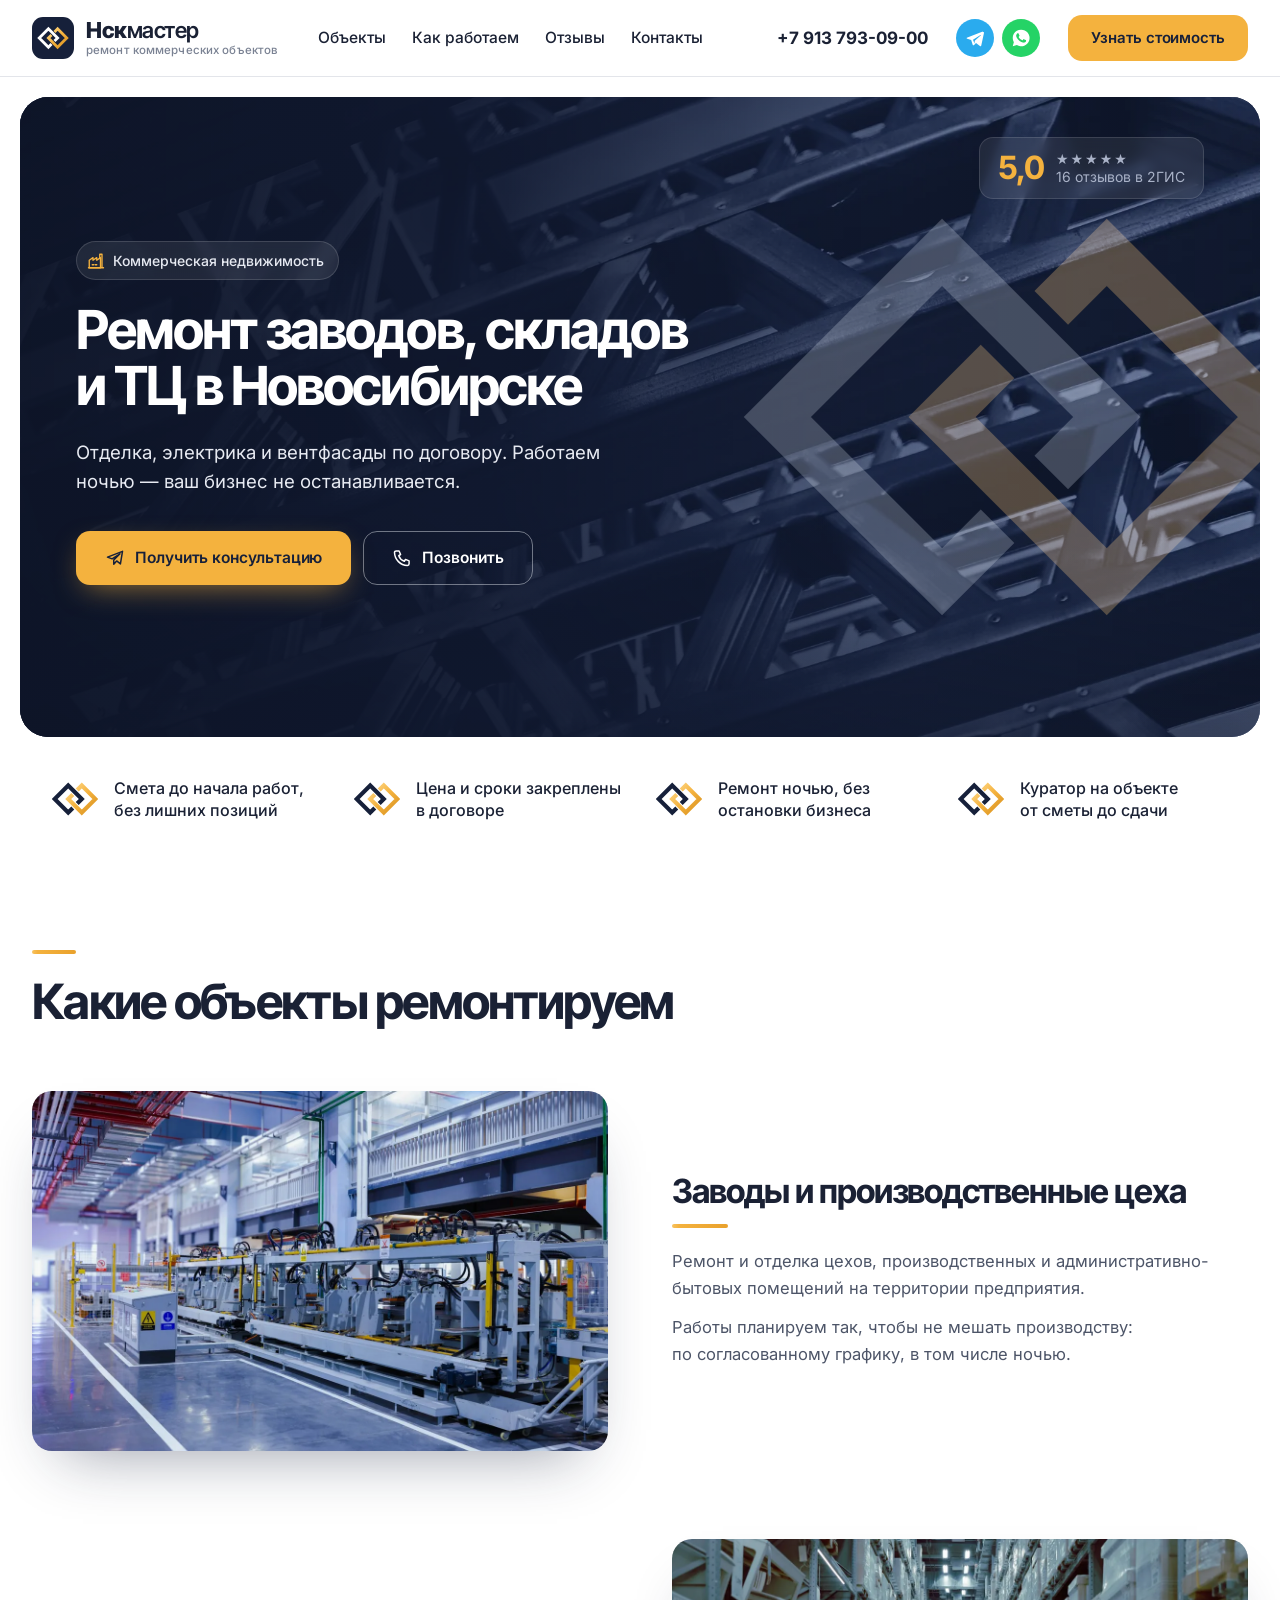
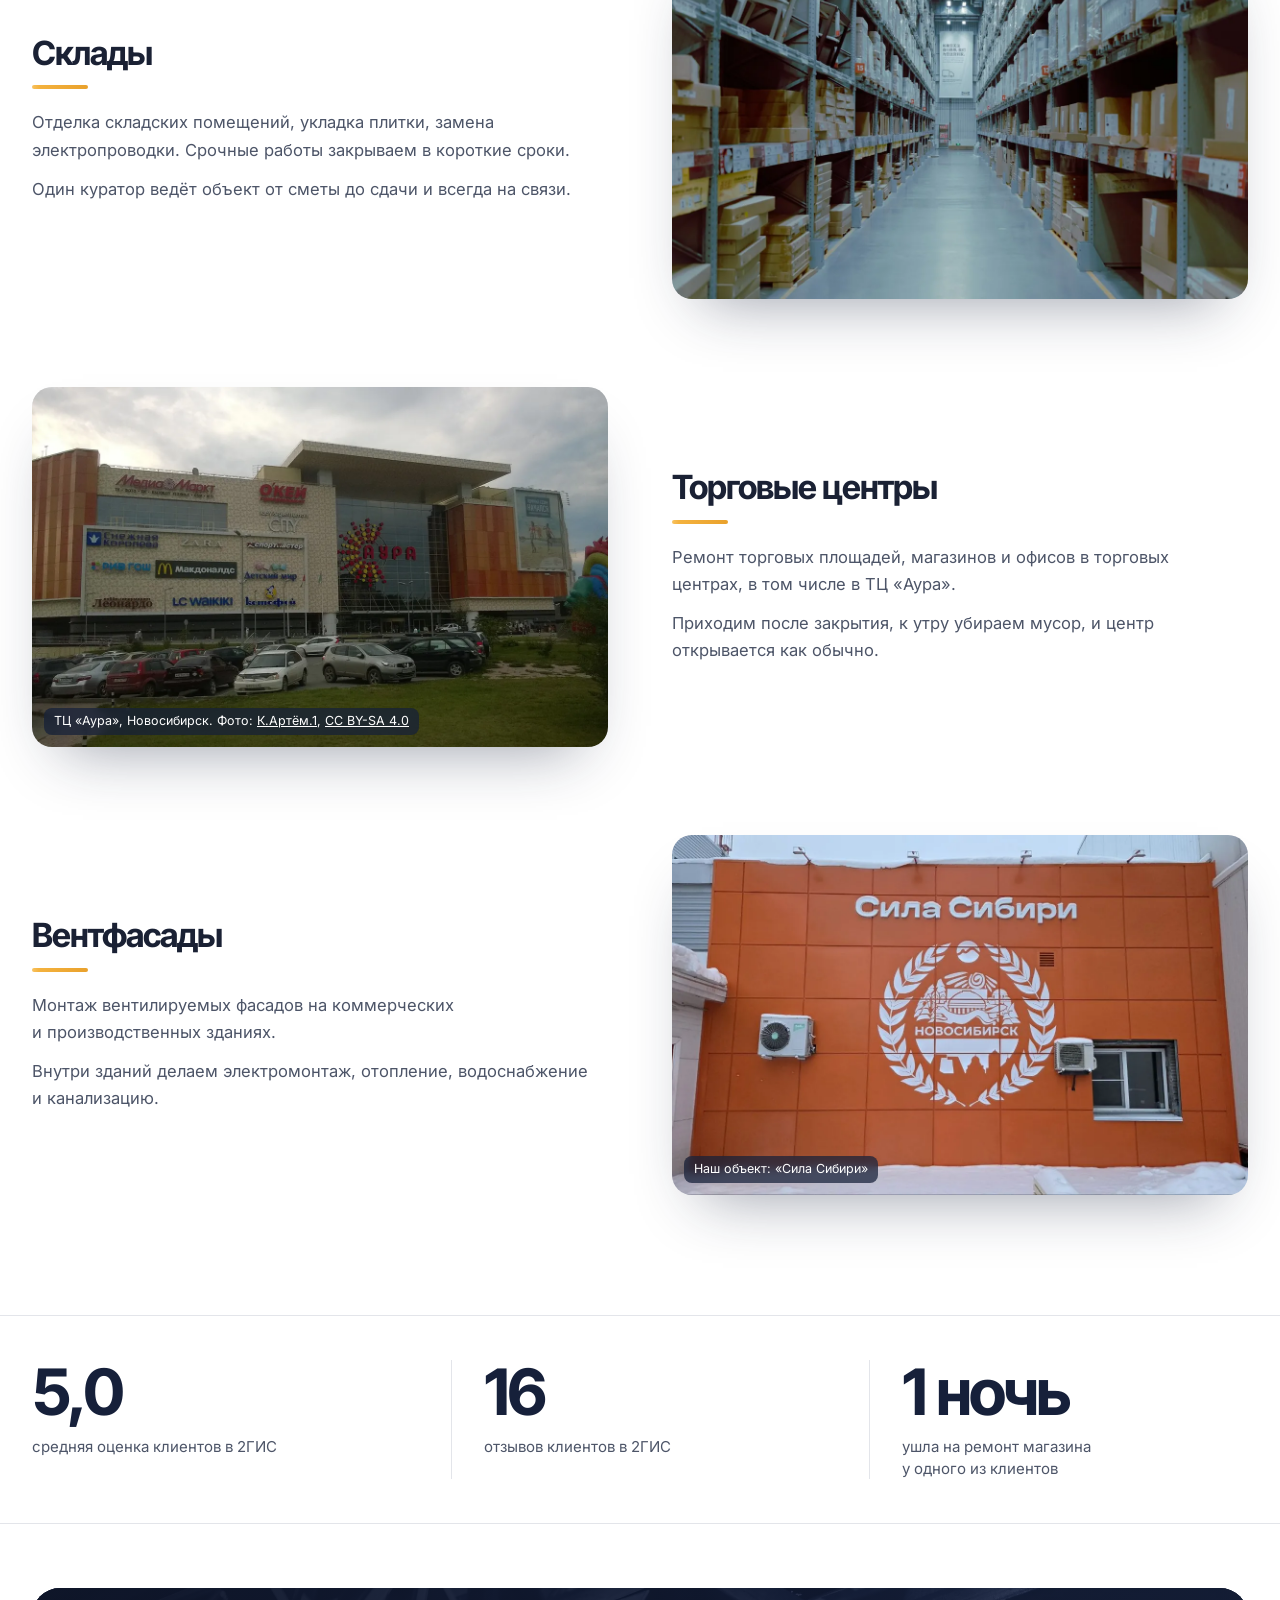
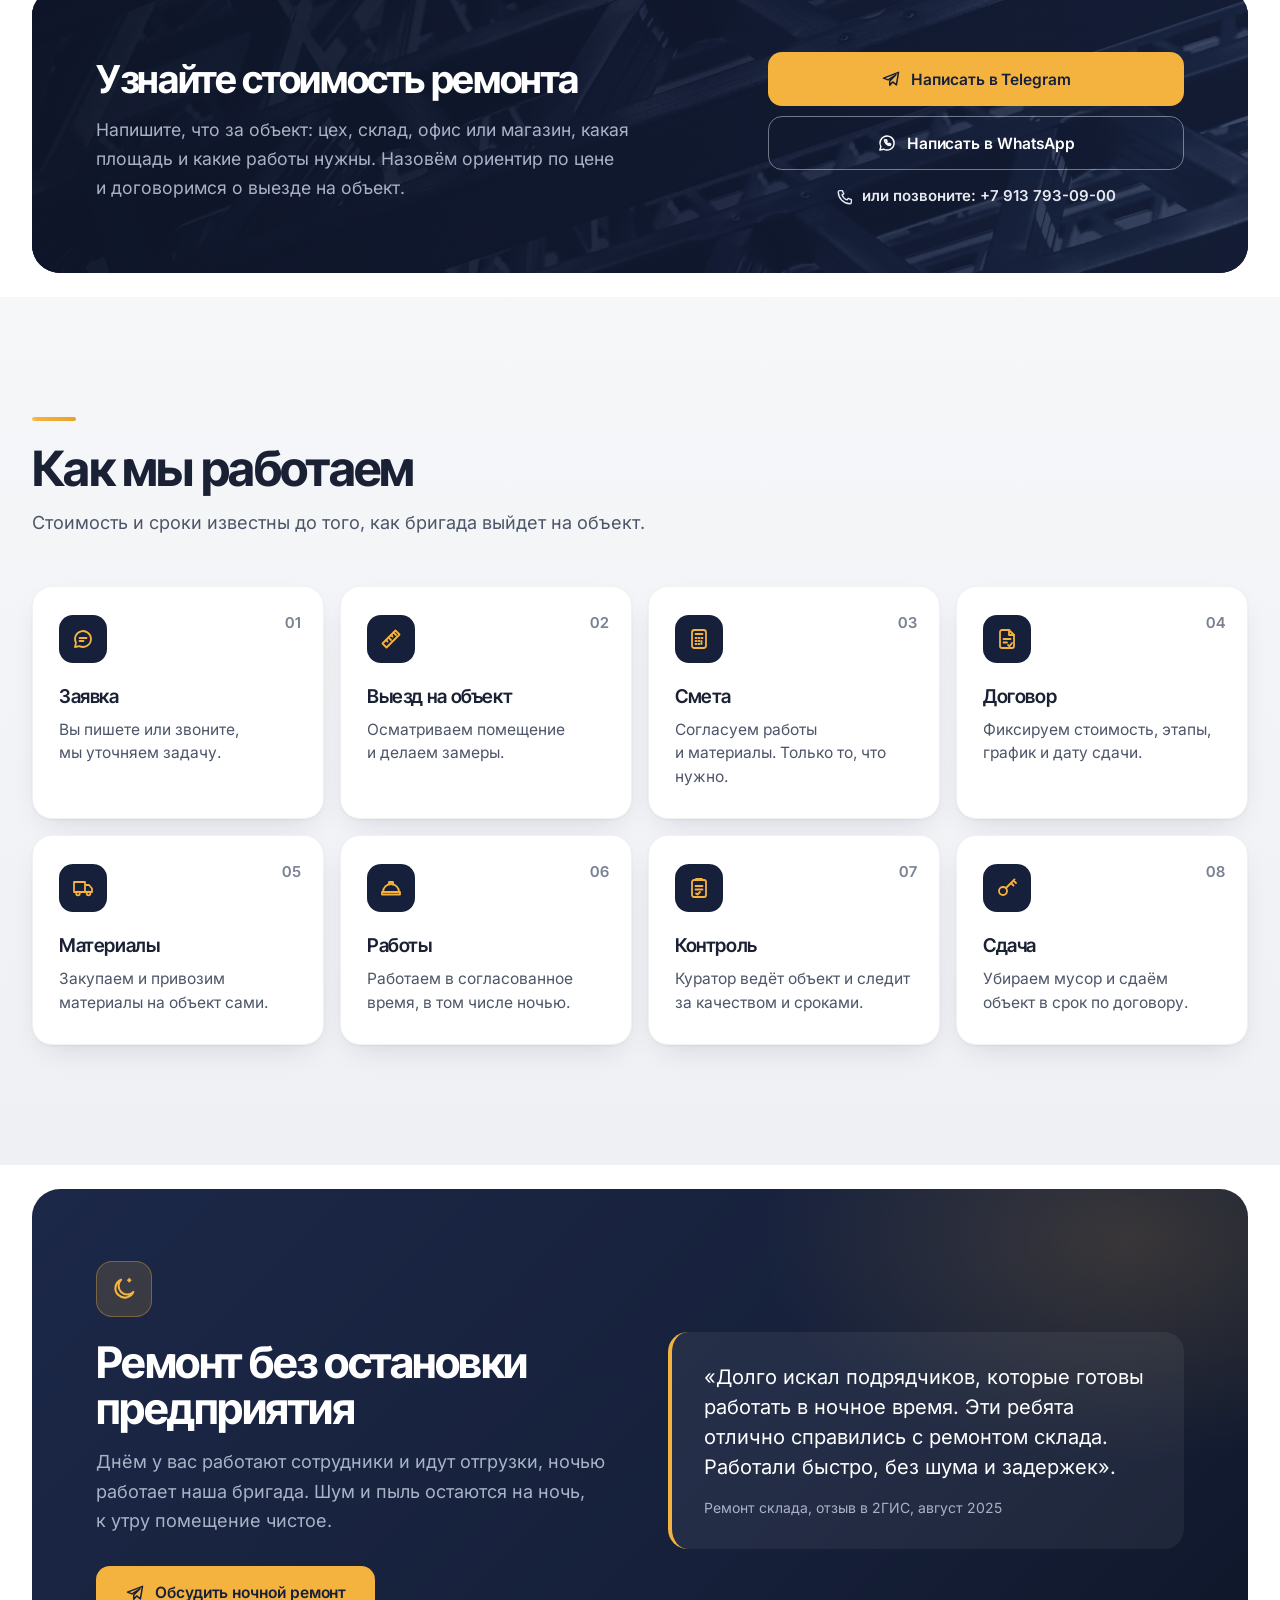
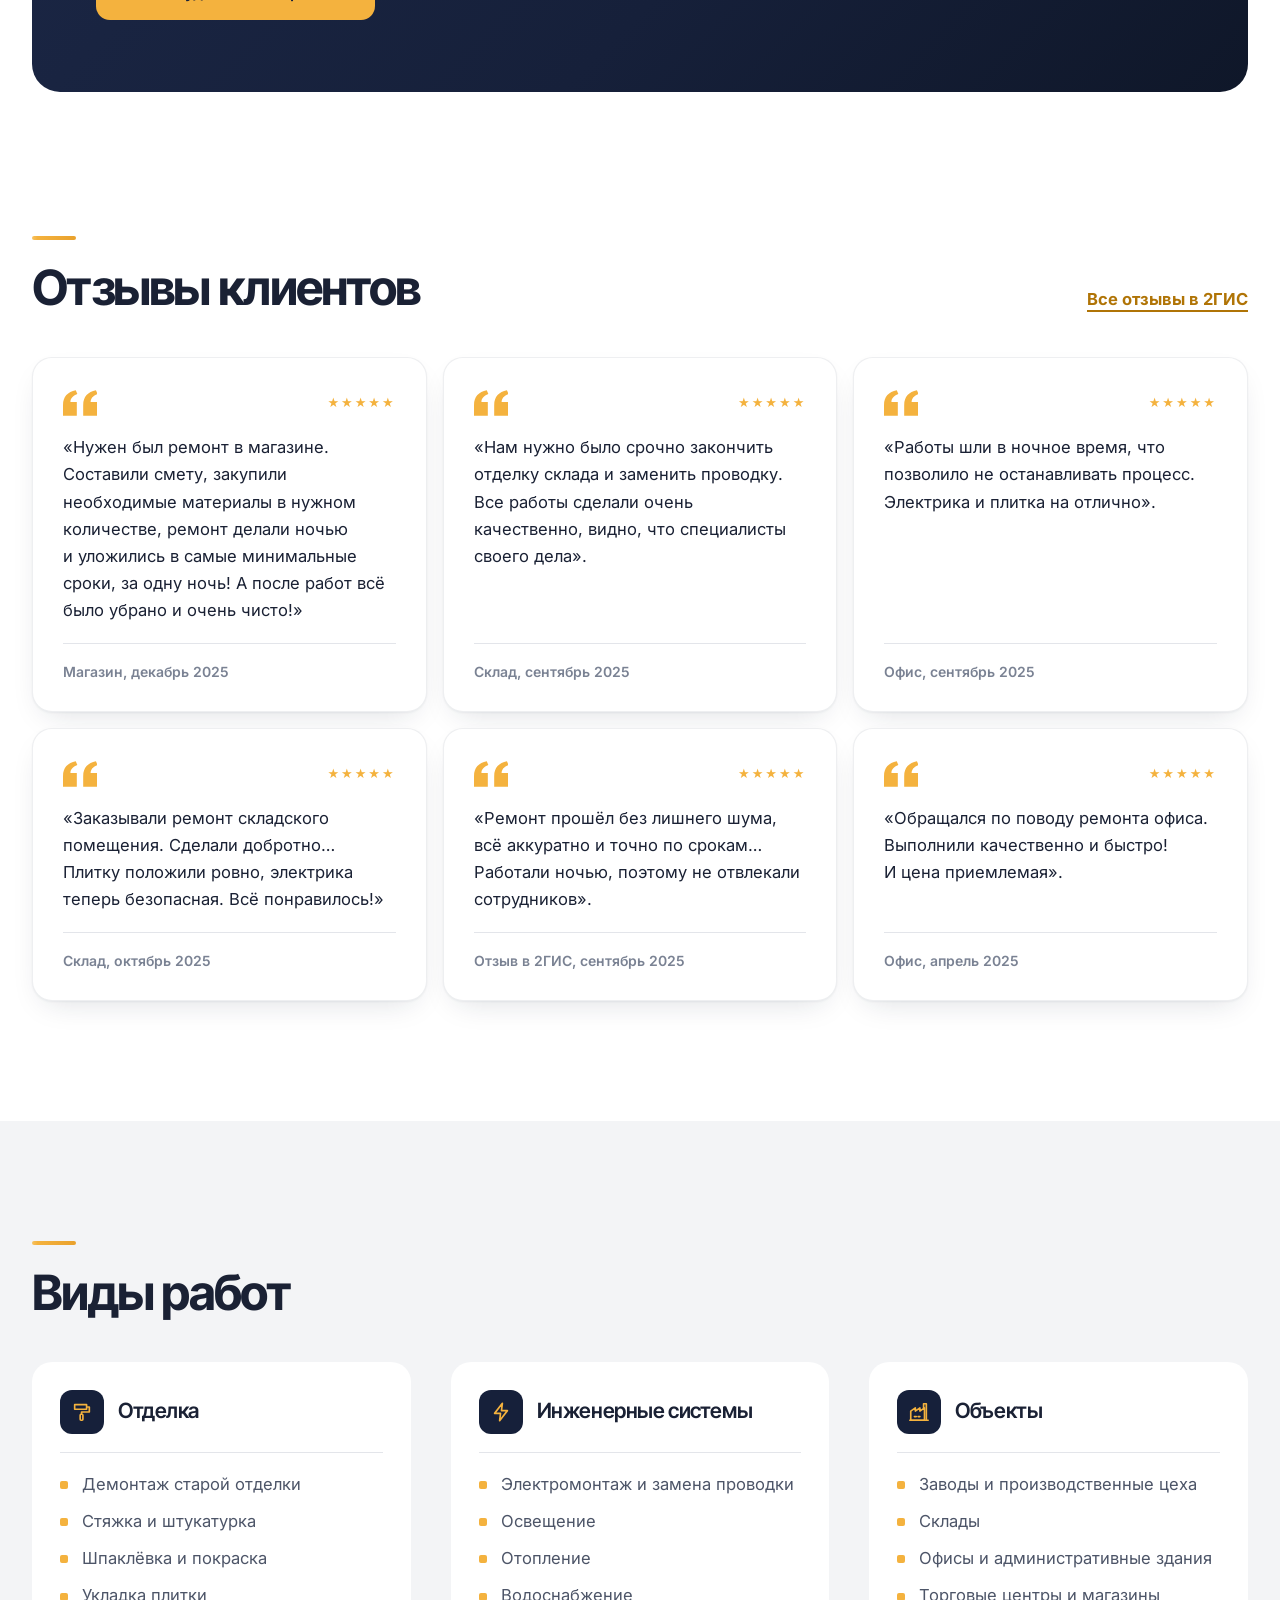
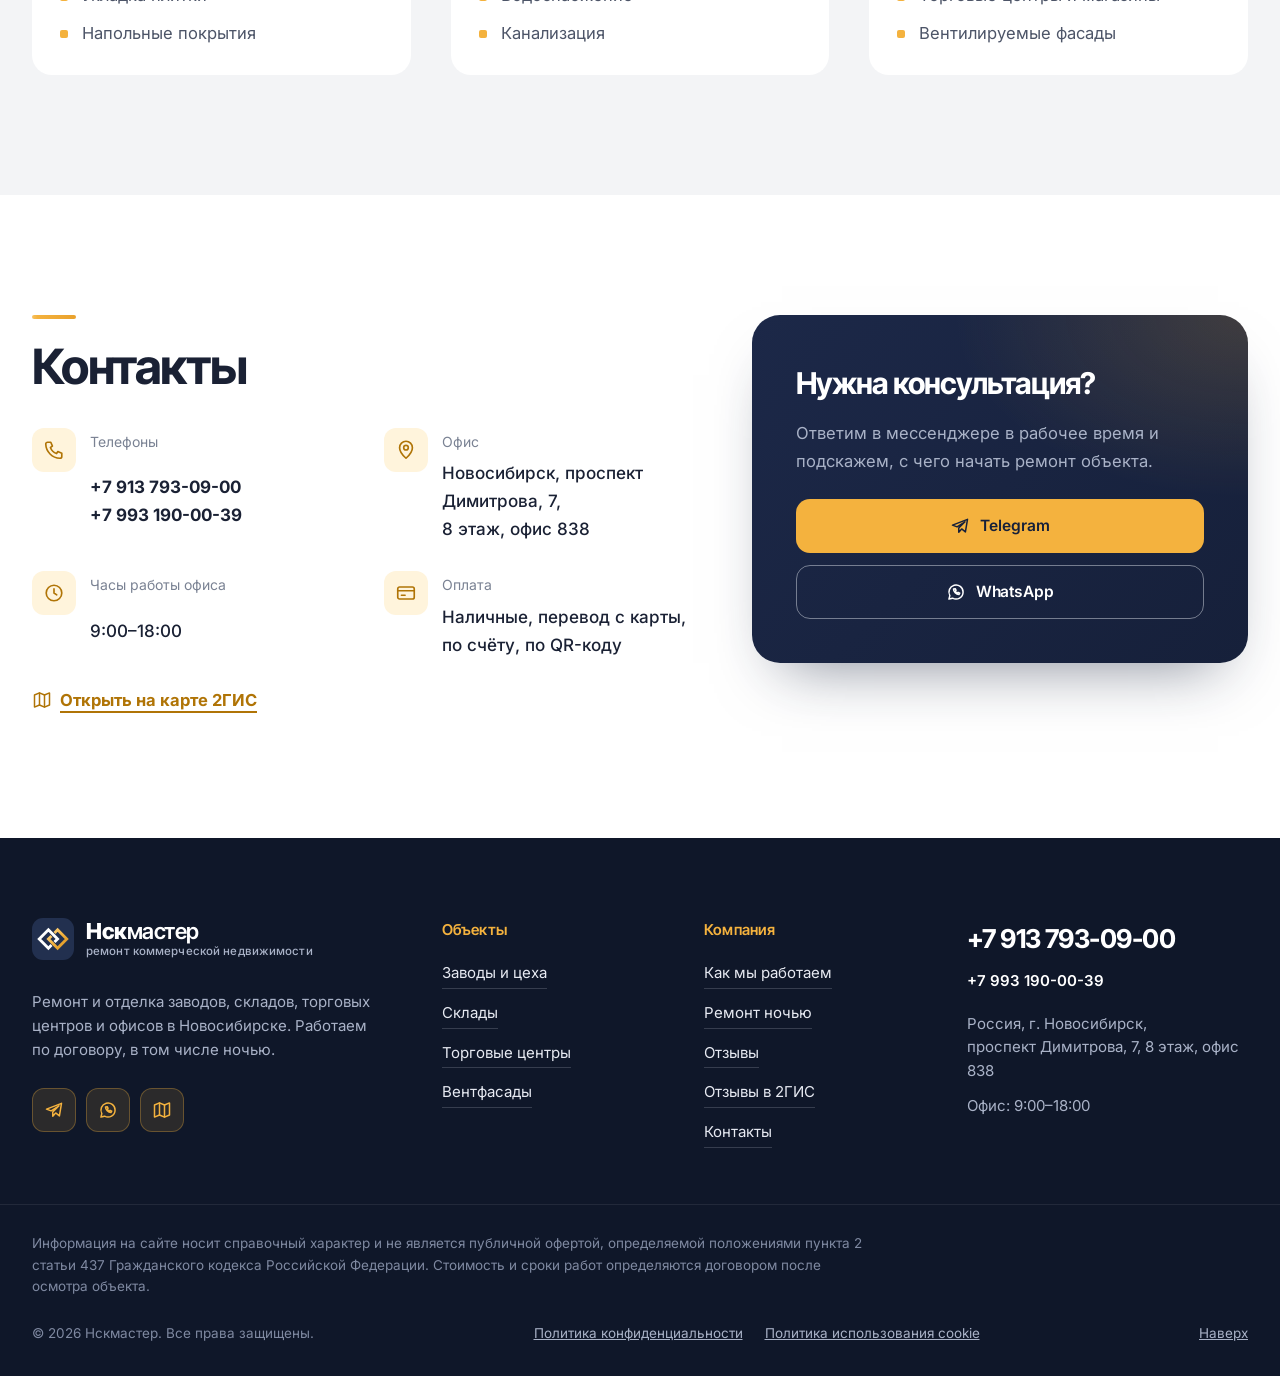
<file: index.html>
<!doctype html>
<html lang="ru" class="no-js">
<head>
  <meta charset="utf-8">
  <meta name="viewport" content="width=device-width, initial-scale=1, viewport-fit=cover">
  <title>Нскмастер — ремонт заводов, складов и коммерческих помещений в Новосибирске</title>
  <meta name="description" content="Ремонт и отделка производственных цехов, складов, офисов и магазинов в Новосибирске. Смета до начала работ, работа по договору, ремонт ночью без остановки предприятия. Оценка 5,0 в 2ГИС.">
  <!-- Черновик: убрать noindex перед запуском на домене клиента -->
  <meta name="robots" content="noindex, nofollow">
  <meta name="theme-color" content="#FFFFFF">
  <meta property="og:type" content="website">
  <meta property="og:locale" content="ru_RU">
  <meta property="og:title" content="Нскмастер — ремонт коммерческой недвижимости в Новосибирске">
  <meta property="og:description" content="Цеха, склады, офисы и магазины. Ремонтируем ночью, чтобы предприятие не останавливалось.">
  <link rel="icon" href="favicon.svg" type="image/svg+xml">
  <script>document.documentElement.className = "js"; setTimeout(function () { if (!window.__nskReady) document.documentElement.className = ""; }, 3000);</script>
  <link rel="preload" href="fonts/inter-tight-cyrillic.woff2" as="font" type="font/woff2" crossorigin>
  <link rel="preload" href="fonts/inter-cyrillic.woff2" as="font" type="font/woff2" crossorigin>
  <link rel="stylesheet" href="css/fonts.css?v=12">
  <link rel="stylesheet" href="css/site.css?v=18">
  <script type="application/ld+json">
  {
    "@context": "https://schema.org",
    "@type": "GeneralContractor",
    "name": "Нскмастер",
    "description": "Ремонт и отделка производственных, складских и коммерческих помещений в Новосибирске",
    "telephone": ["+79137930900", "+79931900039"],
    "address": {
      "@type": "PostalAddress",
      "streetAddress": "проспект Димитрова, 7, офис 838, 8 этаж",
      "addressLocality": "Новосибирск",
      "postalCode": "630132",
      "addressCountry": "RU"
    },
    "geo": { "@type": "GeoCoordinates", "latitude": 55.034955, "longitude": 82.911906 },
    "areaServed": "Новосибирск",
    "paymentAccepted": "Наличные, банковский перевод, перевод с карты, оплата по QR-коду",
    "sameAs": ["https://2gis.ru/novosibirsk/firm/70000001093424749"]
  }
  </script>
</head>
<body>
  <!-- Набор значков: линии 1.8, скругления, 24×24. Используются через <use href="#i-..."> -->
  <svg width="0" height="0" style="position:absolute" aria-hidden="true">
    <defs>
      <!-- Фирменный знак: два сцепленных ромба образуют «М». Цвета задаются переменными --mk-l, --mk-r, толщина --mk-sw -->
      <linearGradient id="mkGold" x1="0" y1="0" x2="1" y2="1">
        <stop offset="0" stop-color="#FFD98A"/>
        <stop offset=".5" stop-color="#F4B23E"/>
        <stop offset="1" stop-color="#D9921F"/>
      </linearGradient>
      <g id="nsk-mark">
        <path d="M45.76 67.24 37 76 11 50 37 24 63 50 54.24 58.76" style="fill:none;stroke-width:var(--mk-sw,7.5px);stroke-linejoin:miter;stroke-miterlimit:4;stroke:var(--mk-l,#fff)"/>
        <path d="M54.24 32.76 63 24 89 50 63 76 37 50 45.76 41.24" style="fill:none;stroke-width:var(--mk-sw,7.5px);stroke-linejoin:miter;stroke-miterlimit:4;stroke:var(--mk-r,#F4B23E)"/>
      </g>
      <symbol id="i-calc" viewBox="0 0 24 24"><rect x="5" y="3" width="14" height="18" rx="2.5"/><path d="M8.5 7h7M8.5 11h1M11.5 11h1M14.5 11h1M8.5 14h1M11.5 14h1M14.5 14v3M8.5 17h1M11.5 17h1"/></symbol>
      <symbol id="i-contract" viewBox="0 0 24 24"><path d="M14 3H7a2 2 0 0 0-2 2v14a2 2 0 0 0 2 2h10a2 2 0 0 0 2-2V8z"/><path d="M14 3v5h5M8.5 12h7M8.5 15.5h3.5"/><path d="m13 18 1.5 1.2L17 16"/></symbol>
      <symbol id="i-moon" viewBox="0 0 24 24"><path d="M20 14.5A8 8 0 1 1 9.5 4a6.5 6.5 0 0 0 10.5 10.5z"/><path d="M16.5 3.5v2M15.5 4.5h2"/></symbol>
      <symbol id="i-chat" viewBox="0 0 24 24"><path d="M20 12a8 8 0 0 1-11.6 7.1L4 20l1-4.1A8 8 0 1 1 20 12z"/><path d="M8.5 11h7M8.5 14h4"/></symbol>
      <symbol id="i-ruler" viewBox="0 0 24 24"><path d="m3.5 16.5 13-13 4 4-13 13z"/><path d="m7 13 1.5 1.5M9.5 10.5l2.5 2.5M12 8l1.5 1.5M14.5 5.5 17 8"/></symbol>
      <symbol id="i-truck" viewBox="0 0 24 24"><path d="M3 6h11v10H3zM14 9h4l3 3.5V16h-7"/><circle cx="7" cy="17.5" r="1.8"/><circle cx="17.5" cy="17.5" r="1.8"/></symbol>
      <symbol id="i-helmet" viewBox="0 0 24 24"><path d="M4 16a8 8 0 0 1 16 0"/><path d="M3 16h18v2.5H3zM10 8.5V6h4v2.5"/></symbol>
      <symbol id="i-report" viewBox="0 0 24 24"><rect x="5" y="4" width="14" height="17" rx="2"/><path d="M9 4V2.8h6V4M8.5 10h7M8.5 13.5h7"/><path d="m9 17.5 1.5 1 2.5-2.5"/></symbol>
      <symbol id="i-key" viewBox="0 0 24 24"><circle cx="8" cy="15" r="4"/><path d="m11 12 8.5-8.5M16 7l2.5 2.5M18.5 4.5 21 7"/></symbol>
      <symbol id="i-brush" viewBox="0 0 24 24"><path d="M4 4h13v5H4zM17 6.5h3v5.5h-8.5v2.5"/><rect x="10" y="14.5" width="3" height="6.5" rx="1"/></symbol>
      <symbol id="i-bolt" viewBox="0 0 24 24"><path d="M13.5 2.5 5 13.5h6.5l-1 8 8.5-11h-6.5z"/></symbol>
      <symbol id="i-factory" viewBox="0 0 24 24"><path d="M3 21V11l5-3.5V11l5-3.5V11l5-3.5V21z"/><path d="M17 7.5V3h3v18M2 21h20M7 17h2M11 17h2"/></symbol>
      <symbol id="i-phone" viewBox="0 0 24 24"><path d="M5 3.5h3.5l1.8 4.3-2.2 1.4a11 11 0 0 0 6.7 6.7l1.4-2.2 4.3 1.8V19a2 2 0 0 1-2 2A16 16 0 0 1 3 5.5a2 2 0 0 1 2-2z"/></symbol>
      <symbol id="i-pin" viewBox="0 0 24 24"><path d="M12 21s-7-6.2-7-11.5a7 7 0 0 1 14 0C19 14.8 12 21 12 21z"/><circle cx="12" cy="9.5" r="2.5"/></symbol>
      <symbol id="i-clock" viewBox="0 0 24 24"><circle cx="12" cy="12" r="8.5"/><path d="M12 7.5V12l3 2"/></symbol>
      <symbol id="i-card" viewBox="0 0 24 24"><rect x="3" y="5.5" width="18" height="13" rx="2"/><path d="M3 9.5h18M7 14.5h4"/></symbol>
      <symbol id="i-map" viewBox="0 0 24 24"><path d="m3 6 6-2.5 6 2.5 6-2.5v14.5L15 20.5 9 18 3 20.5z"/><path d="M9 3.5V18M15 6v14.5"/></symbol>
      <symbol id="i-tg" viewBox="0 0 24 24"><path d="M21 4 3 11l5.5 2L18 7l-7.5 7.5v5L14 15.5l4.5 3.5z"/></symbol>
      <symbol id="i-wa" viewBox="0 0 24 24"><path d="M20.5 12a8.5 8.5 0 0 1-12.6 7.4L3.5 20.5l1.1-4.2A8.5 8.5 0 1 1 20.5 12z"/><path d="M9 8.5c0 3.3 3.2 6.5 6.5 6.5l1-1.6-2-1-1 1a5 5 0 0 1-2.4-2.4l1-1-1-2z"/></symbol>
    </defs>
  </svg>

  <a class="skip" href="#main">К основному содержанию</a>

  <header class="head" id="top">
    <div class="wrap head__row">
      <a class="logo" href="#top" aria-label="Нскмастер, наверх">
        <svg class="logo__mark" viewBox="0 0 100 100" aria-hidden="true"><rect width="100" height="100" rx="26"/><use href="#nsk-mark" transform="translate(50 50) scale(.84) translate(-50 -50)"/></svg>
        <span class="logo__text"><span class="logo__name"><b>Нск</b>мастер</span><small>ремонт коммерческих объектов</small></span>
      </a>
      <nav class="nav" id="nav" aria-label="Разделы">
        <a href="#uslugi">Объекты</a>
        <a href="#etapy">Как работаем</a>
        <a href="#otzyvy">Отзывы</a>
        <a href="#kontakty">Контакты</a>
      </nav>
      <a class="head__phone" href="tel:+79137930900">+7 913 793-09-00</a>
      <div class="head__msg">
        <a class="round round--tg" href="https://t.me/Kbeloz4" target="_blank" rel="noopener" aria-label="Написать в Telegram"><svg viewBox="0 0 24 24" aria-hidden="true"><path d="M21.4 4.3 2.9 11.4c-1.3.5-1.2 1.2-.2 1.5l4.7 1.5 1.8 5.6c.2.6.4.8.8.8s.6-.2.9-.5l2.3-2.2 4.7 3.5c.9.5 1.5.2 1.7-.8l3.1-14.5c.3-1.3-.5-1.9-1.3-1.5zM9.6 14.1l9-5.7c.4-.3.8-.1.5.2l-7.4 6.7-.3 3.2z"/></svg></a>
        <a class="round round--wa" href="https://wa.me/79137930900" target="_blank" rel="noopener" aria-label="Написать в WhatsApp"><svg viewBox="0 0 24 24" aria-hidden="true"><path d="M12 2a10 10 0 0 0-8.6 15l-1.3 4.8 4.9-1.3A10 10 0 1 0 12 2zm5.8 14.1c-.2.7-1.4 1.3-1.9 1.4-.5.1-1.1.1-1.8-.1-.4-.1-1-.3-1.7-.6-3-1.3-4.9-4.3-5-4.5-.1-.2-1.2-1.6-1.2-3s.8-2.2 1-2.5c.3-.3.6-.4.8-.4h.6c.2 0 .4 0 .6.5l.9 2.1c.1.2.1.4 0 .5l-.3.5-.4.5c-.1.1-.3.3-.1.6.2.3.8 1.3 1.7 2.1 1.2 1 2.1 1.3 2.4 1.5.3.1.5.1.6-.1l.9-1.1c.2-.3.4-.2.6-.1l2 1c.3.1.5.2.5.3.1.1.1.7-.1 1.4z"/></svg></a>
      </div>
      <a class="btn btn--accent head__cta" href="#kontakty">Узнать стоимость</a>
      <button class="burger" id="burger" type="button" aria-expanded="false" aria-controls="nav" aria-label="Открыть меню"><span></span><span></span></button>
    </div>
  </header>

  <main id="main">
    <!-- Обложка -->
    <section class="hero">
      <div class="wrap">
        <div class="hero__card">
          <picture class="hero__bg" aria-hidden="true">
            <source srcset="img/hero.webp" type="image/webp">
            <img src="img/hero.jpg" alt="" width="2000" height="1000" fetchpriority="high" decoding="async">
          </picture>
          <svg class="hero__mark" viewBox="4 14 92 72" aria-hidden="true">
            <!-- Фирменный знак крупно, плоский и полупрозрачный, как водяной знак -->
            <use href="#nsk-mark"/>
          </svg>
          <div class="hero__text">
            <p class="hero__tag"><svg aria-hidden="true"><use href="#i-factory"/></svg>Коммерческая недвижимость</p>
            <h1>Ремонт заводов, складов и&nbsp;ТЦ в&nbsp;Новосибирске</h1>
            <p class="hero__lead">Отделка, электрика и&nbsp;вентфасады по&nbsp;договору. Работаем ночью&nbsp;— ваш бизнес не&nbsp;останавливается.</p>
            <div class="hero__btns">
              <a class="btn btn--accent btn--shine" href="https://t.me/Kbeloz4" target="_blank" rel="noopener"><svg aria-hidden="true"><use href="#i-tg"/></svg>Получить консультацию</a>
              <a class="btn btn--ghost" href="tel:+79137930900"><svg aria-hidden="true"><use href="#i-phone"/></svg>Позвонить</a>
            </div>
          </div>
          <a class="hero__rating" href="https://2gis.ru/novosibirsk/firm/70000001093424749/tab/reviews" target="_blank" rel="noopener">
            <b>5,0</b>
            <span><span class="stars" aria-hidden="true">★★★★★</span>16 отзывов в 2ГИС</span>
          </a>
        </div>

        <ul class="perks">
          <li><svg class="perks__mark" viewBox="6 18 88 64" aria-hidden="true"><use href="#nsk-mark"/></svg><span>Смета до&nbsp;начала работ, без лишних позиций</span></li>
          <li><svg class="perks__mark" viewBox="6 18 88 64" aria-hidden="true"><use href="#nsk-mark"/></svg><span>Цена и&nbsp;сроки закреплены в&nbsp;договоре</span></li>
          <li><svg class="perks__mark" viewBox="6 18 88 64" aria-hidden="true"><use href="#nsk-mark"/></svg><span>Ремонт ночью, без остановки бизнеса</span></li>
          <li><svg class="perks__mark" viewBox="6 18 88 64" aria-hidden="true"><use href="#nsk-mark"/></svg><span>Куратор на&nbsp;объекте от&nbsp;сметы до&nbsp;сдачи</span></li>
        </ul>
      </div>
    </section>

    <!-- Объекты -->
    <section class="sec" id="uslugi" aria-labelledby="srvTitle">
      <div class="wrap">
        <h2 class="sec__title" id="srvTitle">Какие объекты ремонтируем</h2>
        <div class="srv">
          <article class="srv__item" id="zavody">
            <figure class="srv__pic">
              <picture><source srcset="img/zavod.webp" type="image/webp"><img src="img/zavod.jpg" alt="Светлый производственный цех с оборудованием" width="1200" height="750" loading="lazy" decoding="async"></picture>
            </figure>
            <div class="srv__body">
              <h3>Заводы и&nbsp;производственные цеха</h3>
              <p>Ремонт и&nbsp;отделка цехов, производственных и&nbsp;административно-бытовых помещений на&nbsp;территории предприятия.</p>
              <p>Работы планируем так, чтобы не&nbsp;мешать производству: по&nbsp;согласованному графику, в&nbsp;том числе ночью.</p>
            </div>
          </article>
          <article class="srv__item" id="sklady">
            <figure class="srv__pic">
              <picture><source srcset="img/sklad.webp" type="image/webp"><img src="img/sklad.jpg" alt="Проход между стеллажами на складе" width="1200" height="750" loading="lazy" decoding="async"></picture>
            </figure>
            <div class="srv__body">
              <h3>Склады</h3>
              <p>Отделка складских помещений, укладка плитки, замена электропроводки. Срочные работы закрываем в&nbsp;короткие сроки.</p>
              <p>Один куратор ведёт объект от&nbsp;сметы до&nbsp;сдачи и&nbsp;всегда на&nbsp;связи.</p>
            </div>
          </article>
          <article class="srv__item" id="tc">
            <figure class="srv__pic">
              <picture><source srcset="img/tc-aura.webp" type="image/webp"><img src="img/tc-aura.jpg" alt="Торгово-развлекательный центр «Аура» в Новосибирске" width="1200" height="750" loading="lazy" decoding="async"></picture>
              <figcaption>ТЦ «Аура», Новосибирск. Фото: <a href="https://commons.wikimedia.org/wiki/File:%D0%A2%D0%A0%D0%A6_%D0%90%D1%83%D1%80%D0%B0,_%D0%9D%D0%BE%D0%B2%D0%BE%D1%81%D0%B8%D0%B1%D0%B8%D1%80%D1%81%D0%BA_01.jpg" target="_blank" rel="noopener">К.Артём.1</a>, <a href="https://creativecommons.org/licenses/by-sa/4.0/deed.ru" target="_blank" rel="noopener">CC BY-SA 4.0</a></figcaption>
            </figure>
            <div class="srv__body">
              <h3>Торговые центры</h3>
              <p>Ремонт торговых площадей, магазинов и&nbsp;офисов в&nbsp;торговых центрах, в&nbsp;том числе в&nbsp;ТЦ «Аура».</p>
              <p>Приходим после закрытия, к&nbsp;утру убираем мусор, и&nbsp;центр открывается как обычно.</p>
            </div>
          </article>
          <article class="srv__item" id="fasady">
            <figure class="srv__pic">
              <picture><source srcset="img/ventfasad.webp" type="image/webp"><img src="img/ventfasad.jpg" alt="Оранжевый вентилируемый фасад с надписью «Сила Сибири» и гербом Новосибирска" width="1200" height="750" loading="lazy" decoding="async"></picture>
              <figcaption>Наш объект: «Сила Сибири»</figcaption>
            </figure>
            <div class="srv__body">
              <h3>Вентфасады</h3>
              <p>Монтаж вентилируемых фасадов на&nbsp;коммерческих и&nbsp;производственных зданиях.</p>
              <p>Внутри зданий делаем электромонтаж, отопление, водоснабжение и&nbsp;канализацию.</p>
            </div>
          </article>
        </div>
      </div>
    </section>

    <!-- Цифры -->
    <section class="nums" aria-label="Нскмастер в цифрах">
      <div class="wrap nums__row nums__row--3">
        <div class="num"><b>5,0</b><span>средняя оценка клиентов в&nbsp;2ГИС</span></div>
        <div class="num"><b>16</b><span>отзывов клиентов в&nbsp;2ГИС</span></div>
        <div class="num"><b>1&nbsp;ночь</b><span>ушла на&nbsp;ремонт магазина у&nbsp;одного из&nbsp;клиентов</span></div>
      </div>
    </section>

    <!-- Расчёт -->
    <section class="sec sec--tight" aria-labelledby="leadTitle">
      <div class="wrap">
        <div class="lead">
          <picture class="lead__bg" aria-hidden="true"><source srcset="img/hero.webp" type="image/webp"><img src="img/hero.jpg" alt="" width="2000" height="1000" loading="lazy" decoding="async"></picture>
          <div>
            <h2 id="leadTitle">Узнайте стоимость ремонта</h2>
            <p>Напишите, что за&nbsp;объект: цех, склад, офис или магазин, какая площадь и&nbsp;какие работы нужны. Назовём ориентир по&nbsp;цене и&nbsp;договоримся о&nbsp;выезде на&nbsp;объект.</p>
          </div>
          <div class="lead__btns">
            <a class="btn btn--accent" href="https://t.me/Kbeloz4" target="_blank" rel="noopener"><svg aria-hidden="true"><use href="#i-tg"/></svg>Написать в Telegram</a>
            <a class="btn btn--ghost" href="https://wa.me/79137930900" target="_blank" rel="noopener"><svg aria-hidden="true"><use href="#i-wa"/></svg>Написать в WhatsApp</a>
            <a class="lead__tel" href="tel:+79137930900"><svg aria-hidden="true"><use href="#i-phone"/></svg>или позвоните: +7 913 793-09-00</a>
          </div>
        </div>
      </div>
    </section>

    <!-- Этапы -->
    <section class="sec sec--soft" id="etapy" aria-labelledby="stepsTitle">
      <div class="wrap">
        <h2 class="sec__title" id="stepsTitle">Как мы работаем</h2>
        <p class="sec__sub">Стоимость и&nbsp;сроки известны до&nbsp;того, как бригада выйдет на&nbsp;объект.</p>
        <ol class="steps">
          <li><svg class="steps__ico" aria-hidden="true"><use href="#i-chat"/></svg><b>Заявка</b><span>Вы пишете или звоните, мы&nbsp;уточняем задачу.</span></li>
          <li><svg class="steps__ico" aria-hidden="true"><use href="#i-ruler"/></svg><b>Выезд на&nbsp;объект</b><span>Осматриваем помещение и&nbsp;делаем замеры.</span></li>
          <li><svg class="steps__ico" aria-hidden="true"><use href="#i-calc"/></svg><b>Смета</b><span>Согласуем работы и&nbsp;материалы. Только то, что нужно.</span></li>
          <li><svg class="steps__ico" aria-hidden="true"><use href="#i-contract"/></svg><b>Договор</b><span>Фиксируем стоимость, этапы, график и&nbsp;дату сдачи.</span></li>
          <li><svg class="steps__ico" aria-hidden="true"><use href="#i-truck"/></svg><b>Материалы</b><span>Закупаем и&nbsp;привозим материалы на&nbsp;объект сами.</span></li>
          <li><svg class="steps__ico" aria-hidden="true"><use href="#i-helmet"/></svg><b>Работы</b><span>Работаем в&nbsp;согласованное время, в&nbsp;том числе ночью.</span></li>
          <li><svg class="steps__ico" aria-hidden="true"><use href="#i-report"/></svg><b>Контроль</b><span>Куратор ведёт объект и&nbsp;следит за&nbsp;качеством и&nbsp;сроками.</span></li>
          <li><svg class="steps__ico" aria-hidden="true"><use href="#i-key"/></svg><b>Сдача</b><span>Убираем мусор и&nbsp;сдаём объект в&nbsp;срок по&nbsp;договору.</span></li>
        </ol>
      </div>
    </section>

    <!-- Ночью -->
    <section class="sec sec--tight" id="noch" aria-labelledby="nightTitle">
      <div class="wrap">
        <div class="night">
          <div class="night__text">
            <span class="ico ico--lg ico--glow"><svg aria-hidden="true"><use href="#i-moon"/></svg></span>
            <h2 id="nightTitle">Ремонт без остановки предприятия</h2>
            <p>Днём у&nbsp;вас работают сотрудники и&nbsp;идут отгрузки, ночью работает наша бригада. Шум и&nbsp;пыль остаются на&nbsp;ночь, к&nbsp;утру помещение чистое.</p>
            <a class="btn btn--accent" href="https://t.me/Kbeloz4" target="_blank" rel="noopener"><svg aria-hidden="true"><use href="#i-tg"/></svg>Обсудить ночной ремонт</a>
          </div>
          <blockquote class="night__quote">
            <p>«Долго искал подрядчиков, которые готовы работать в&nbsp;ночное время. Эти ребята отлично справились с&nbsp;ремонтом склада. Работали быстро, без шума и&nbsp;задержек».</p>
            <footer>Ремонт склада, отзыв в&nbsp;2ГИС, август 2025</footer>
          </blockquote>
        </div>
      </div>
    </section>

    <!-- Отзывы -->
    <section class="sec" id="otzyvy" aria-labelledby="revTitle">
      <div class="wrap">
        <div class="sec__head">
          <h2 class="sec__title" id="revTitle">Отзывы клиентов</h2>
          <a class="more" href="https://2gis.ru/novosibirsk/firm/70000001093424749/tab/reviews" target="_blank" rel="noopener">Все отзывы в 2ГИС</a>
        </div>
        <div class="reviews">
          <blockquote class="review"><svg class="review__q" viewBox="0 0 32 24" aria-hidden="true"><path d="M0 24V14C0 6 4.5 1.5 12 0l1.5 3.5C9 5 7 8 7 11h6v13zm19 0V14c0-8 4.5-12.5 12-14l1.5 3.5C28 5 26 8 26 11h6v13z"/></svg>
            <p>«Нужен был ремонт в&nbsp;магазине. Составили смету, закупили необходимые материалы в&nbsp;нужном количестве, ремонт делали ночью и&nbsp;уложились в&nbsp;самые минимальные сроки, за&nbsp;одну ночь! А&nbsp;после работ всё было убрано и&nbsp;очень чисто!»</p>
            <footer>Магазин, декабрь 2025</footer>
          </blockquote>
          <blockquote class="review"><svg class="review__q" viewBox="0 0 32 24" aria-hidden="true"><path d="M0 24V14C0 6 4.5 1.5 12 0l1.5 3.5C9 5 7 8 7 11h6v13zm19 0V14c0-8 4.5-12.5 12-14l1.5 3.5C28 5 26 8 26 11h6v13z"/></svg>
            <p>«Нам нужно было срочно закончить отделку склада и&nbsp;заменить проводку. Все работы сделали очень качественно, видно, что специалисты своего дела».</p>
            <footer>Склад, сентябрь 2025</footer>
          </blockquote>
          <blockquote class="review"><svg class="review__q" viewBox="0 0 32 24" aria-hidden="true"><path d="M0 24V14C0 6 4.5 1.5 12 0l1.5 3.5C9 5 7 8 7 11h6v13zm19 0V14c0-8 4.5-12.5 12-14l1.5 3.5C28 5 26 8 26 11h6v13z"/></svg>
            <p>«Работы шли в&nbsp;ночное время, что позволило не&nbsp;останавливать процесс. Электрика и&nbsp;плитка на&nbsp;отлично».</p>
            <footer>Офис, сентябрь 2025</footer>
          </blockquote>
          <blockquote class="review"><svg class="review__q" viewBox="0 0 32 24" aria-hidden="true"><path d="M0 24V14C0 6 4.5 1.5 12 0l1.5 3.5C9 5 7 8 7 11h6v13zm19 0V14c0-8 4.5-12.5 12-14l1.5 3.5C28 5 26 8 26 11h6v13z"/></svg>
            <p>«Заказывали ремонт складского помещения. Сделали добротно… Плитку положили ровно, электрика теперь безопасная. Всё понравилось!»</p>
            <footer>Склад, октябрь 2025</footer>
          </blockquote>
          <blockquote class="review"><svg class="review__q" viewBox="0 0 32 24" aria-hidden="true"><path d="M0 24V14C0 6 4.5 1.5 12 0l1.5 3.5C9 5 7 8 7 11h6v13zm19 0V14c0-8 4.5-12.5 12-14l1.5 3.5C28 5 26 8 26 11h6v13z"/></svg>
            <p>«Ремонт прошёл без лишнего шума, всё аккуратно и&nbsp;точно по&nbsp;срокам… Работали ночью, поэтому не&nbsp;отвлекали сотрудников».</p>
            <footer>Отзыв в&nbsp;2ГИС, сентябрь 2025</footer>
          </blockquote>
          <blockquote class="review"><svg class="review__q" viewBox="0 0 32 24" aria-hidden="true"><path d="M0 24V14C0 6 4.5 1.5 12 0l1.5 3.5C9 5 7 8 7 11h6v13zm19 0V14c0-8 4.5-12.5 12-14l1.5 3.5C28 5 26 8 26 11h6v13z"/></svg>
            <p>«Обращался по&nbsp;поводу ремонта офиса. Выполнили качественно и&nbsp;быстро! И&nbsp;цена приемлемая».</p>
            <footer>Офис, апрель 2025</footer>
          </blockquote>
        </div>
      </div>
    </section>

    <!-- Перечень работ -->
    <section class="sec sec--gray" aria-labelledby="listTitle">
      <div class="wrap">
        <h2 class="sec__title" id="listTitle">Виды работ</h2>
        <div class="worklist">
          <div>
            <h3><span class="ico"><svg aria-hidden="true"><use href="#i-brush"/></svg></span>Отделка</h3>
            <ul>
              <li>Демонтаж старой отделки</li>
              <li>Стяжка и штукатурка</li>
              <li>Шпаклёвка и покраска</li>
              <li>Укладка плитки</li>
              <li>Напольные покрытия</li>
            </ul>
          </div>
          <div>
            <h3><span class="ico"><svg aria-hidden="true"><use href="#i-bolt"/></svg></span>Инженерные системы</h3>
            <ul>
              <li>Электромонтаж и замена проводки</li>
              <li>Освещение</li>
              <li>Отопление</li>
              <li>Водоснабжение</li>
              <li>Канализация</li>
            </ul>
          </div>
          <div>
            <h3><span class="ico"><svg aria-hidden="true"><use href="#i-factory"/></svg></span>Объекты</h3>
            <ul>
              <li>Заводы и производственные цеха</li>
              <li>Склады</li>
              <li>Офисы и административные здания</li>
              <li>Торговые центры и магазины</li>
              <li>Вентилируемые фасады</li>
            </ul>
          </div>
        </div>
      </div>
    </section>

    <!-- Контакты -->
    <section class="sec" id="kontakty" aria-labelledby="contTitle">
      <div class="wrap">
        <div class="contacts">
          <div class="contacts__info">
            <h2 class="sec__title" id="contTitle">Контакты</h2>
            <dl>
              <div><dt><span class="ico"><svg aria-hidden="true"><use href="#i-phone"/></svg></span>Телефоны</dt><dd><a href="tel:+79137930900">+7 913 793-09-00</a><br><a href="tel:+79931900039">+7 993 190-00-39</a></dd></div>
              <div><dt><span class="ico"><svg aria-hidden="true"><use href="#i-pin"/></svg></span>Офис</dt><dd>Новосибирск, проспект Димитрова, 7,<br>8 этаж, офис 838</dd></div>
              <div><dt><span class="ico"><svg aria-hidden="true"><use href="#i-clock"/></svg></span>Часы работы офиса</dt><dd>9:00–18:00</dd></div>
              <div><dt><span class="ico"><svg aria-hidden="true"><use href="#i-card"/></svg></span>Оплата</dt><dd>Наличные, перевод с карты, по счёту, по QR-коду</dd></div>
            </dl>
            <a class="more more--ico" href="https://2gis.ru/novosibirsk/firm/70000001093424749" target="_blank" rel="noopener"><svg aria-hidden="true"><use href="#i-map"/></svg>Открыть на карте 2ГИС</a>
          </div>
          <div class="contacts__card">
            <h3>Нужна консультация?</h3>
            <p>Ответим в мессенджере в рабочее время и подскажем, с чего начать ремонт объекта.</p>
            <a class="btn btn--accent" href="https://t.me/Kbeloz4" target="_blank" rel="noopener"><svg aria-hidden="true"><use href="#i-tg"/></svg>Telegram</a>
            <a class="btn btn--ghost" href="https://wa.me/79137930900" target="_blank" rel="noopener"><svg aria-hidden="true"><use href="#i-wa"/></svg>WhatsApp</a>
          </div>
        </div>
      </div>
    </section>
  </main>

  <footer class="foot">
    <div class="wrap foot__grid">
      <div class="foot__brand">
        <a class="logo logo--foot" href="#top" aria-label="Нскмастер, наверх">
          <svg class="logo__mark" viewBox="0 0 100 100" aria-hidden="true"><rect width="100" height="100" rx="26"/><use href="#nsk-mark" transform="translate(50 50) scale(.84) translate(-50 -50)"/></svg>
          <span class="logo__text"><span class="logo__name"><b>Нск</b>мастер</span><small>ремонт коммерческой недвижимости</small></span>
        </a>
        <p class="foot__about">Ремонт и&nbsp;отделка заводов, складов, торговых центров и&nbsp;офисов в&nbsp;Новосибирске. Работаем по&nbsp;договору, в&nbsp;том числе ночью.</p>
        <div class="foot__social">
          <a class="foot__soc" href="https://t.me/Kbeloz4" target="_blank" rel="noopener" aria-label="Telegram"><svg aria-hidden="true"><use href="#i-tg"/></svg></a>
          <a class="foot__soc" href="https://wa.me/79137930900" target="_blank" rel="noopener" aria-label="WhatsApp"><svg aria-hidden="true"><use href="#i-wa"/></svg></a>
          <a class="foot__soc" href="https://2gis.ru/novosibirsk/firm/70000001093424749" target="_blank" rel="noopener" aria-label="Нскмастер в 2ГИС"><svg aria-hidden="true"><use href="#i-map"/></svg></a>
        </div>
      </div>

      <nav class="foot__col" aria-label="Объекты">
        <h2 class="foot__title">Объекты</h2>
        <a href="#zavody">Заводы и цеха</a>
        <a href="#sklady">Склады</a>
        <a href="#tc">Торговые центры</a>
        <a href="#fasady">Вентфасады</a>
      </nav>

      <nav class="foot__col" aria-label="Разделы">
        <h2 class="foot__title">Компания</h2>
        <a href="#etapy">Как мы работаем</a>
        <a href="#noch">Ремонт ночью</a>
        <a href="#otzyvy">Отзывы</a>
        <a href="https://2gis.ru/novosibirsk/firm/70000001093424749/tab/reviews" target="_blank" rel="noopener">Отзывы в 2ГИС</a>
        <a href="#kontakty">Контакты</a>
      </nav>

      <div class="foot__col foot__contacts">
        <a class="foot__phone" href="tel:+79137930900">+7 913 793-09-00</a>
        <a class="foot__phone2" href="tel:+79931900039">+7 993 190-00-39</a>
        <p>Россия, г.&nbsp;Новосибирск,<br>проспект Димитрова, 7, 8&nbsp;этаж, офис 838</p>
        <p>Офис: 9:00–18:00</p>
      </div>
    </div>

    <div class="wrap foot__legal">
      <p>Информация на&nbsp;сайте носит справочный характер и&nbsp;не&nbsp;является публичной офертой, определяемой положениями пункта&nbsp;2 статьи&nbsp;437 Гражданского кодекса Российской Федерации. Стоимость и&nbsp;сроки работ определяются договором после осмотра объекта.</p>
    </div>
    <div class="wrap foot__bottom">
      <span>© <span id="year">2026</span> Нскмастер. Все права защищены.</span>
      <span class="foot__docs"><a href="politika.html">Политика конфиденциальности</a><a href="cookies.html">Политика использования cookie</a></span>
      <a href="#top">Наверх</a>
    </div>
  </footer>

  <script src="js/site.js?v=15"></script>
</body>
</html>
</file>
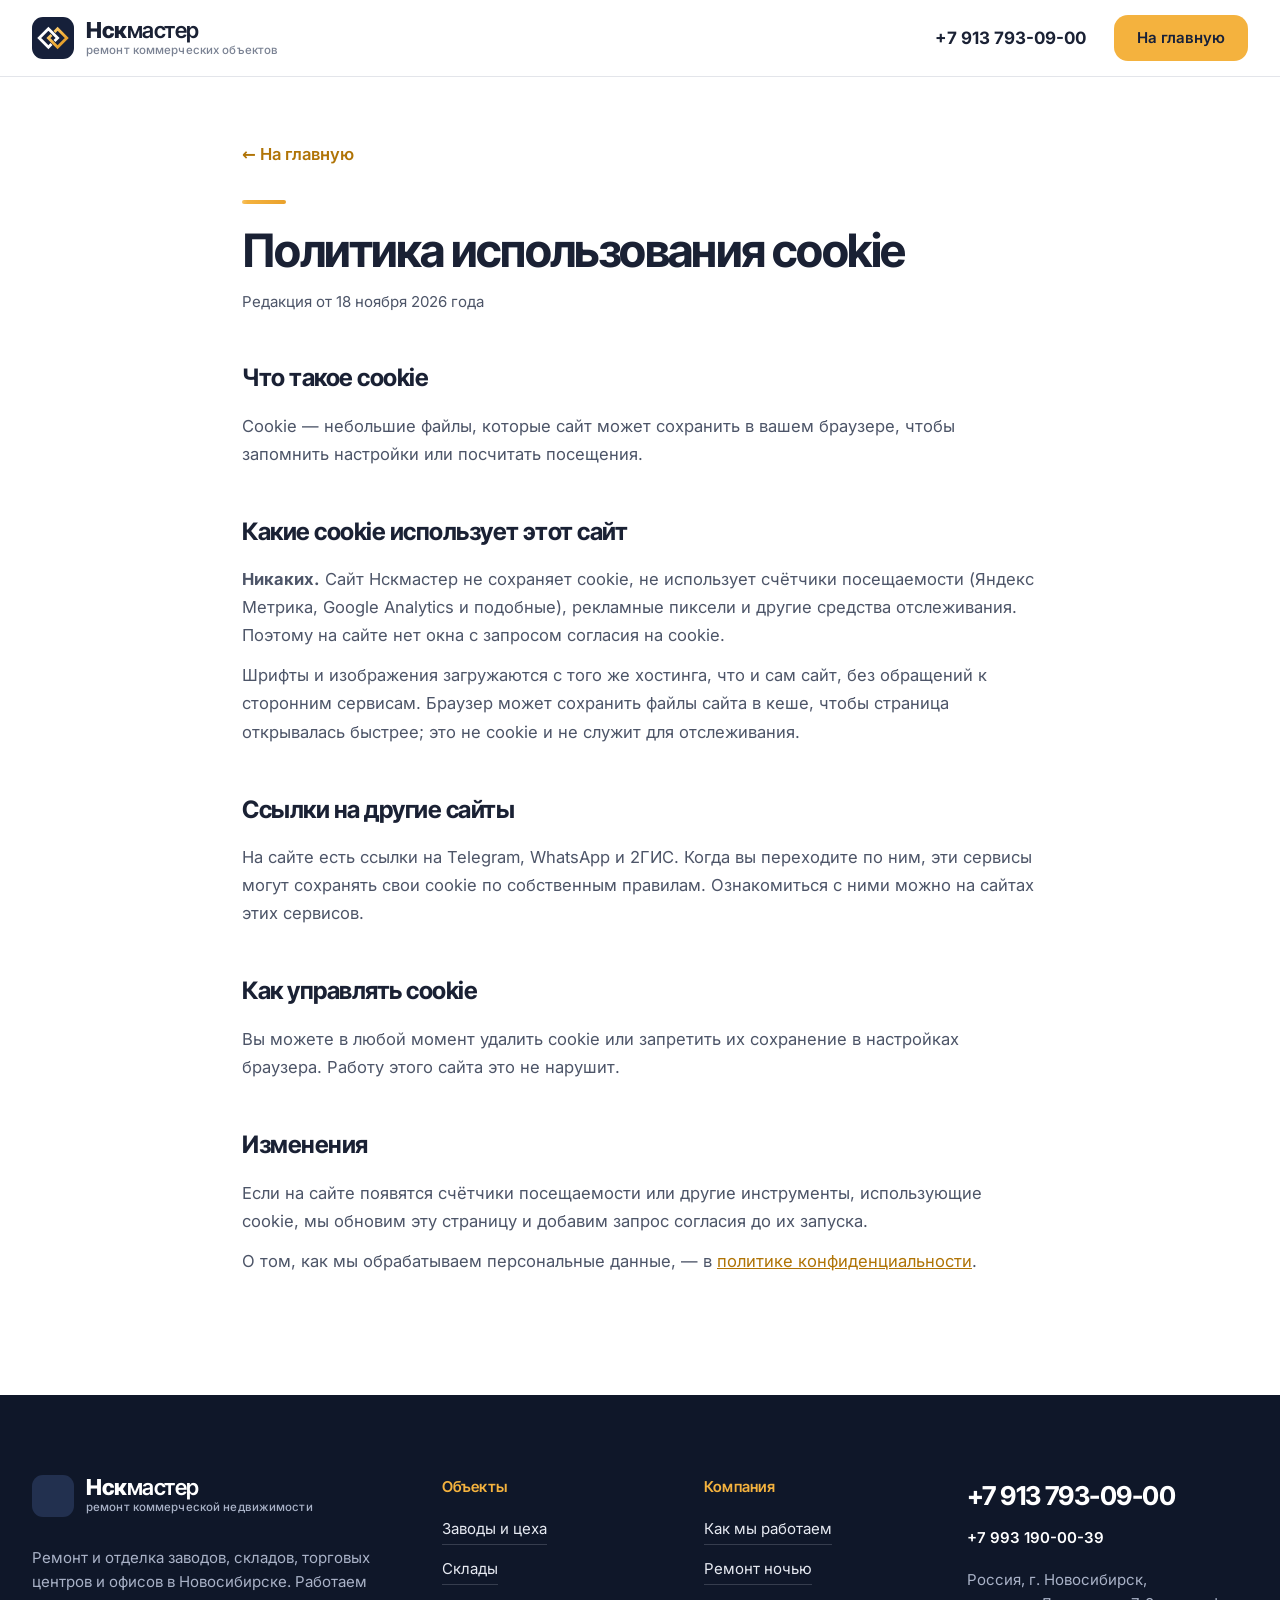
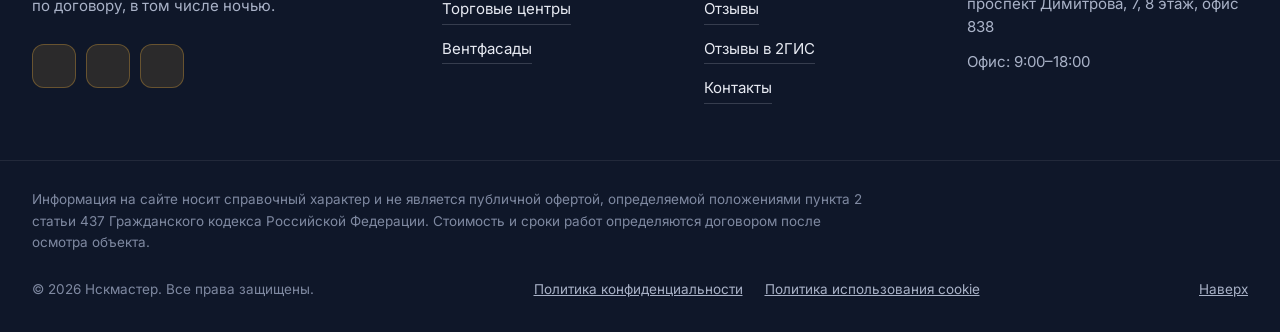
<file: cookies.html>
<!doctype html>
<html lang="ru">
<head>
  <meta charset="utf-8">
  <meta name="viewport" content="width=device-width, initial-scale=1, viewport-fit=cover">
  <title>Политика использования cookie — Нскмастер</title>
  <meta name="description" content="Как сайт Нскмастер использует файлы cookie.">
  <meta name="robots" content="noindex, nofollow">
  <meta name="theme-color" content="#FFFFFF">
  <link rel="icon" href="favicon.svg" type="image/svg+xml">
  <link rel="preload" href="fonts/inter-tight-cyrillic.woff2" as="font" type="font/woff2" crossorigin>
  <link rel="preload" href="fonts/inter-cyrillic.woff2" as="font" type="font/woff2" crossorigin>
  <link rel="stylesheet" href="css/fonts.css?v=12">
  <link rel="stylesheet" href="css/site.css?v=12">
</head>
<body>
  <!-- Набор значков: линии 1.8, скругления, 24×24. Используются через <use href="#i-..."> -->
  <svg width="0" height="0" style="position:absolute" aria-hidden="true">
    <defs>
      <!-- Фирменный знак: два сцепленных ромба образуют «М». Цвета задаются переменными --mk-l, --mk-r, толщина --mk-sw -->
      <linearGradient id="mkGold" x1="0" y1="0" x2="1" y2="1">
        <stop offset="0" stop-color="#FFD98A"/>
        <stop offset=".5" stop-color="#F4B23E"/>
        <stop offset="1" stop-color="#D9921F"/>
      </linearGradient>
      <g id="nsk-mark">
        <path d="M45.76 67.24 37 76 11 50 37 24 63 50 54.24 58.76" style="fill:none;stroke-width:var(--mk-sw,7.5px);stroke-linejoin:miter;stroke-miterlimit:4;stroke:var(--mk-l,#fff)"/>
        <path d="M54.24 32.76 63 24 89 50 63 76 37 50 45.76 41.24" style="fill:none;stroke-width:var(--mk-sw,7.5px);stroke-linejoin:miter;stroke-miterlimit:4;stroke:var(--mk-r,#F4B23E)"/>
      </g>
      <symbol id="i-calc" viewBox="0 0 24 24"><rect x="5" y="3" width="14" height="18" rx="2.5"/><path d="M8.5 7h7M8.5 11h1M11.5 11h1M14.5 11h1M8.5 14h1M11.5 14h1M14.5 14v3M8.5 17h1M11.5 17h1"/></symbol>
      <symbol id="i-contract" viewBox="0 0 24 24"><path d="M14 3H7a2 2 0 0 0-2 2v14a2 2 0 0 0 2 2h10a2 2 0 0 0 2-2V8z"/><path d="M14 3v5h5M8.5 12h7M8.5 15.5h3.5"/><path d="m13 18 1.5 1.2L17 16"/></symbol>
      <symbol id="i-moon" viewBox="0 0 24 24"><path d="M20 14.5A8 8 0 1 1 9.5 4a6.5 6.5 0 0 0 10.5 10.5z"/><path d="M16.5 3.5v2M15.5 4.5h2"/></symbol>
      <symbol id="i-chat" viewBox="0 0 24 24"><path d="M20 12a8 8 0 0 1-11.6 7.1L4 20l1-4.1A8 8 0 1 1 20 12z"/><path d="M8.5 11h7M8.5 14h4"/></symbol>
      <symbol id="i-ruler" viewBox="0 0 24 24"><path d="m3.5 16.5 13-13 4 4-13 13z"/><path d="m7 13 1.5 1.5M9.5 10.5l2.5 2.5M12 8l1.5 1.5M14.5 5.5 17 8"/></symbol>
      <symbol id="i-truck" viewBox="0 0 24 24"><path d="M3 6h11v10H3zM14 9h4l3 3.5V16h-7"/><circle cx="7" cy="17.5" r="1.8"/><circle cx="17.5" cy="17.5" r="1.8"/></symbol>
      <symbol id="i-helmet" viewBox="0 0 24 24"><path d="M4 16a8 8 0 0 1 16 0"/><path d="M3 16h18v2.5H3zM10 8.5V6h4v2.5"/></symbol>
      <symbol id="i-report" viewBox="0 0 24 24"><rect x="5" y="4" width="14" height="17" rx="2"/><path d="M9 4V2.8h6V4M8.5 10h7M8.5 13.5h7"/><path d="m9 17.5 1.5 1 2.5-2.5"/></symbol>
      <symbol id="i-key" viewBox="0 0 24 24"><circle cx="8" cy="15" r="4"/><path d="m11 12 8.5-8.5M16 7l2.5 2.5M18.5 4.5 21 7"/></symbol>
      <symbol id="i-brush" viewBox="0 0 24 24"><path d="M4 4h13v5H4zM17 6.5h3v5.5h-8.5v2.5"/><rect x="10" y="14.5" width="3" height="6.5" rx="1"/></symbol>
      <symbol id="i-bolt" viewBox="0 0 24 24"><path d="M13.5 2.5 5 13.5h6.5l-1 8 8.5-11h-6.5z"/></symbol>
      <symbol id="i-factory" viewBox="0 0 24 24"><path d="M3 21V11l5-3.5V11l5-3.5V11l5-3.5V21z"/><path d="M17 7.5V3h3v18M2 21h20M7 17h2M11 17h2"/></symbol>
      <symbol id="i-phone" viewBox="0 0 24 24"><path d="M5 3.5h3.5l1.8 4.3-2.2 1.4a11 11 0 0 0 6.7 6.7l1.4-2.2 4.3 1.8V19a2 2 0 0 1-2 2A16 16 0 0 1 3 5.5a2 2 0 0 1 2-2z"/></symbol>
      <symbol id="i-pin" viewBox="0 0 24 24"><path d="M12 21s-7-6.2-7-11.5a7 7 0 0 1 14 0C19 14.8 12 21 12 21z"/><circle cx="12" cy="9.5" r="2.5"/></symbol>
      <symbol id="i-clock" viewBox="0 0 24 24"><circle cx="12" cy="12" r="8.5"/><path d="M12 7.5V12l3 2"/></symbol>
      <symbol id="i-card" viewBox="0 0 24 24"><rect x="3" y="5.5" width="18" height="13" rx="2"/><path d="M3 9.5h18M7 14.5h4"/></symbol>
      <symbol id="i-map" viewBox="0 0 24 24"><path d="m3 6 6-2.5 6 2.5 6-2.5v14.5L15 20.5 9 18 3 20.5z"/><path d="M9 3.5V18M15 6v14.5"/></symbol>
      <symbol id="i-tg" viewBox="0 0 24 24"><path d="M21 4 3 11l5.5 2L18 7l-7.5 7.5v5L14 15.5l4.5 3.5z"/></symbol>
      <symbol id="i-wa" viewBox="0 0 24 24"><path d="M20.5 12a8.5 8.5 0 0 1-12.6 7.4L3.5 20.5l1.1-4.2A8.5 8.5 0 1 1 20.5 12z"/><path d="M9 8.5c0 3.3 3.2 6.5 6.5 6.5l1-1.6-2-1-1 1a5 5 0 0 1-2.4-2.4l1-1-1-2z"/></symbol>
    </defs>
  </svg>
  <header class="head" id="top">
    <div class="wrap head__row">
      <a class="logo" href="index.html" aria-label="Нскмастер, на главную">
        <svg class="logo__mark" viewBox="0 0 100 100" aria-hidden="true"><rect width="100" height="100" rx="26"/><use href="#nsk-mark" transform="translate(50 50) scale(.84) translate(-50 -50)"/></svg>
        <span class="logo__text"><span class="logo__name"><b>Нск</b>мастер</span><small>ремонт коммерческих объектов</small></span>
      </a>
      <a class="head__phone" href="tel:+79137930900">+7 913 793-09-00</a>
      <a class="btn btn--accent head__cta head__cta--doc" href="index.html">На главную</a>
    </div>
  </header>

  <main class="doc">
    <div class="wrap doc__wrap">
      <a class="doc__back" href="index.html">← На главную</a>
      <h1 class="sec__title">Политика использования cookie</h1>
      <p class="doc__date">Редакция от 18 ноября 2026 года</p>
      <h2>Что такое cookie</h2>
      <p>Cookie — небольшие файлы, которые сайт может сохранить в вашем браузере, чтобы запомнить настройки или посчитать посещения.</p>

      <h2>Какие cookie использует этот сайт</h2>
      <p><b>Никаких.</b> Сайт Нскмастер не сохраняет cookie, не использует счётчики посещаемости (Яндекс Метрика, Google Analytics и подобные), рекламные пиксели и другие средства отслеживания. Поэтому на сайте нет окна с запросом согласия на cookie.</p>
      <p>Шрифты и изображения загружаются с того же хостинга, что и сам сайт, без обращений к сторонним сервисам. Браузер может сохранить файлы сайта в кеше, чтобы страница открывалась быстрее; это не cookie и не служит для отслеживания.</p>

      <h2>Ссылки на другие сайты</h2>
      <p>На сайте есть ссылки на Telegram, WhatsApp и 2ГИС. Когда вы переходите по ним, эти сервисы могут сохранять свои cookie по собственным правилам. Ознакомиться с ними можно на сайтах этих сервисов.</p>

      <h2>Как управлять cookie</h2>
      <p>Вы можете в любой момент удалить cookie или запретить их сохранение в настройках браузера. Работу этого сайта это не нарушит.</p>

      <h2>Изменения</h2>
      <p>Если на сайте появятся счётчики посещаемости или другие инструменты, использующие cookie, мы обновим эту страницу и добавим запрос согласия до их запуска.</p>
      <p>О том, как мы обрабатываем персональные данные, — в <a href="politika.html">политике конфиденциальности</a>.</p>
    </div>
  </main>

  <footer class="foot">
    <div class="wrap foot__grid">
      <div class="foot__brand">
        <a class="logo logo--foot" href="#top" aria-label="Нскмастер, наверх">
          <svg class="logo__mark" viewBox="0 0 100 100" aria-hidden="true"><rect width="100" height="100" rx="26"/><use href="index.html#nsk-mark" transform="translate(50 50) scale(.84) translate(-50 -50)"/></svg>
          <span class="logo__text"><span class="logo__name"><b>Нск</b>мастер</span><small>ремонт коммерческой недвижимости</small></span>
        </a>
        <p class="foot__about">Ремонт и&nbsp;отделка заводов, складов, торговых центров и&nbsp;офисов в&nbsp;Новосибирске. Работаем по&nbsp;договору, в&nbsp;том числе ночью.</p>
        <div class="foot__social">
          <a class="foot__soc" href="https://t.me/Kbeloz4" target="_blank" rel="noopener" aria-label="Telegram"><svg aria-hidden="true"><use href="index.html#i-tg"/></svg></a>
          <a class="foot__soc" href="https://wa.me/79137930900" target="_blank" rel="noopener" aria-label="WhatsApp"><svg aria-hidden="true"><use href="index.html#i-wa"/></svg></a>
          <a class="foot__soc" href="https://2gis.ru/novosibirsk/firm/70000001093424749" target="_blank" rel="noopener" aria-label="Нскмастер в 2ГИС"><svg aria-hidden="true"><use href="index.html#i-map"/></svg></a>
        </div>
      </div>

      <nav class="foot__col" aria-label="Объекты">
        <h2 class="foot__title">Объекты</h2>
        <a href="index.html#zavody">Заводы и цеха</a>
        <a href="index.html#sklady">Склады</a>
        <a href="index.html#tc">Торговые центры</a>
        <a href="index.html#fasady">Вентфасады</a>
      </nav>

      <nav class="foot__col" aria-label="Разделы">
        <h2 class="foot__title">Компания</h2>
        <a href="index.html#etapy">Как мы работаем</a>
        <a href="index.html#noch">Ремонт ночью</a>
        <a href="index.html#otzyvy">Отзывы</a>
        <a href="https://2gis.ru/novosibirsk/firm/70000001093424749/tab/reviews" target="_blank" rel="noopener">Отзывы в 2ГИС</a>
        <a href="index.html#kontakty">Контакты</a>
      </nav>

      <div class="foot__col foot__contacts">
        <a class="foot__phone" href="tel:+79137930900">+7 913 793-09-00</a>
        <a class="foot__phone2" href="tel:+79931900039">+7 993 190-00-39</a>
        <p>Россия, г.&nbsp;Новосибирск,<br>проспект Димитрова, 7, 8&nbsp;этаж, офис 838</p>
        <p>Офис: 9:00–18:00</p>
      </div>
    </div>

    <div class="wrap foot__legal">
      <p>Информация на&nbsp;сайте носит справочный характер и&nbsp;не&nbsp;является публичной офертой, определяемой положениями пункта&nbsp;2 статьи&nbsp;437 Гражданского кодекса Российской Федерации. Стоимость и&nbsp;сроки работ определяются договором после осмотра объекта.</p>
    </div>
    <div class="wrap foot__bottom">
      <span>© <span id="year">2026</span> Нскмастер. Все права защищены.</span>
      <span class="foot__docs"><a href="politika.html">Политика конфиденциальности</a><a href="cookies.html">Политика использования cookie</a></span>
      <a href="#top">Наверх</a>
    </div>
  </footer>
  <script>document.getElementById("year").textContent = new Date().getFullYear();</script>
</body>
</html>
</file>
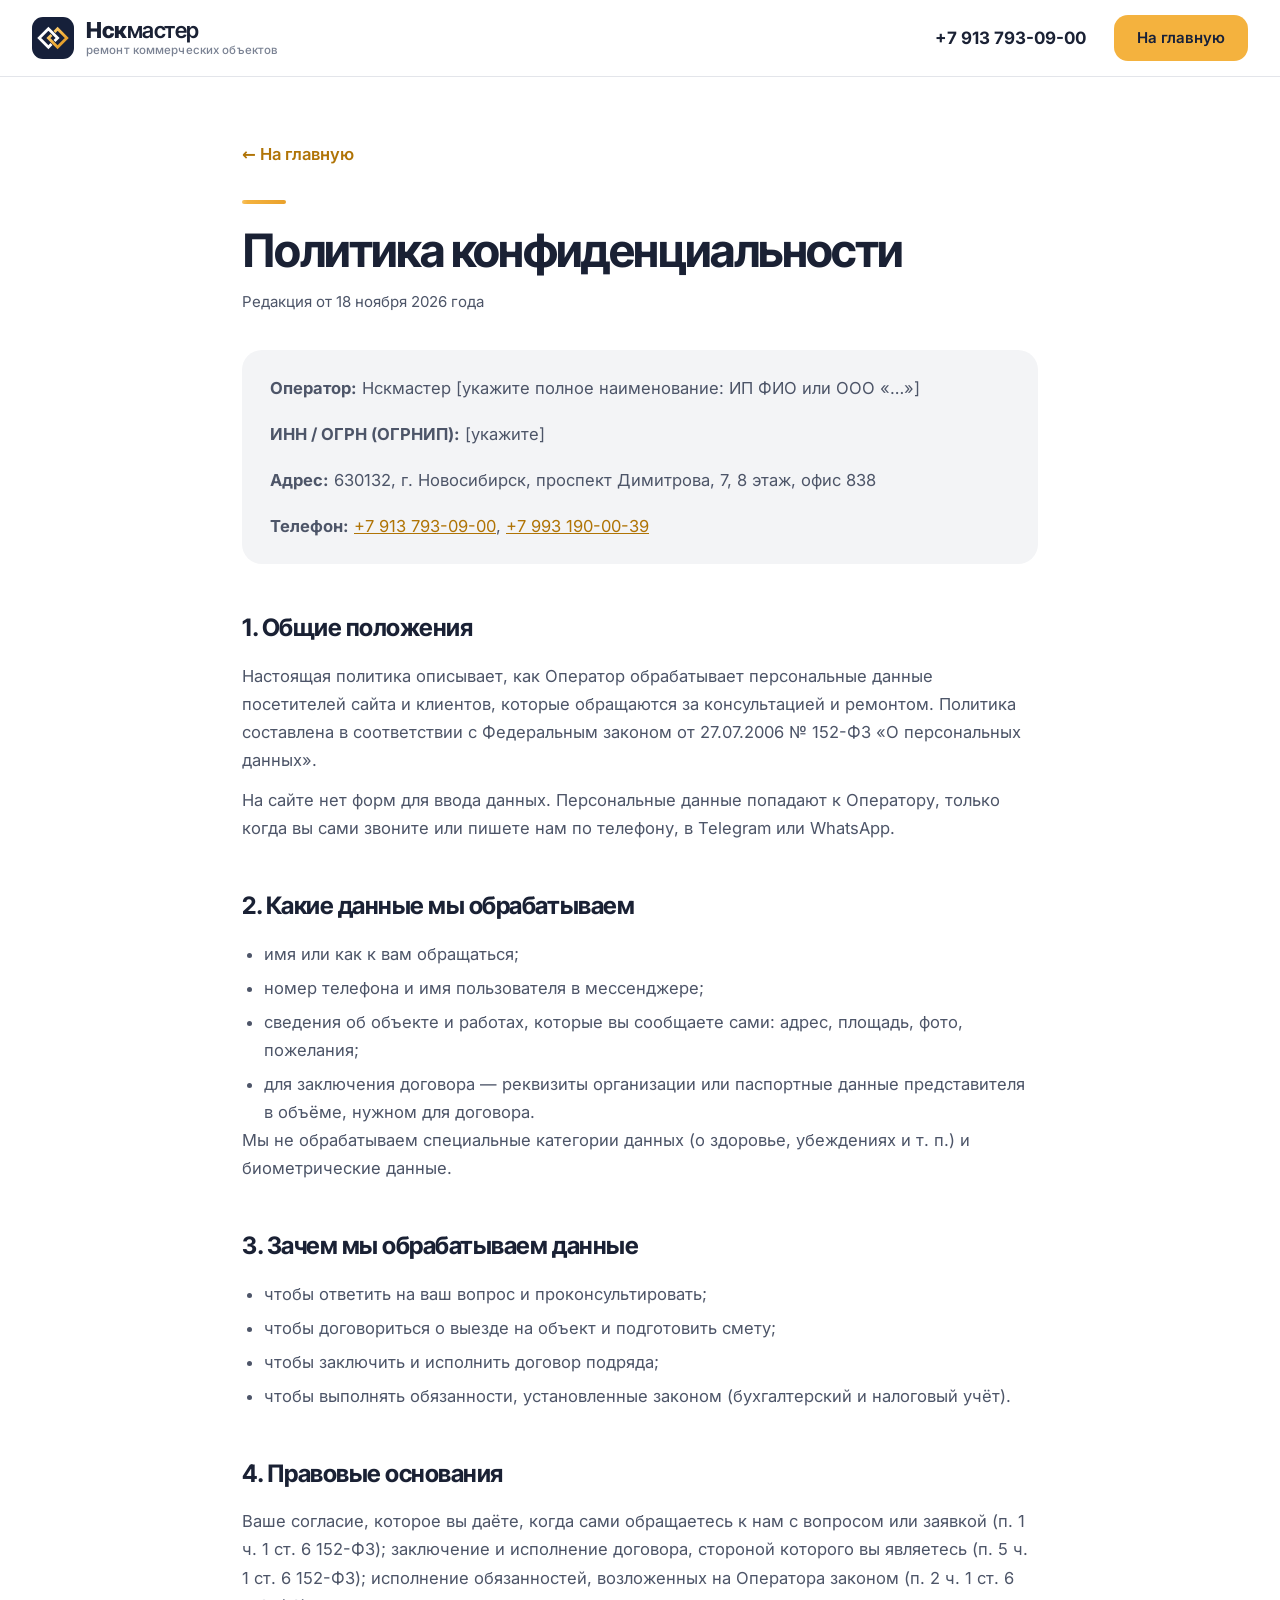
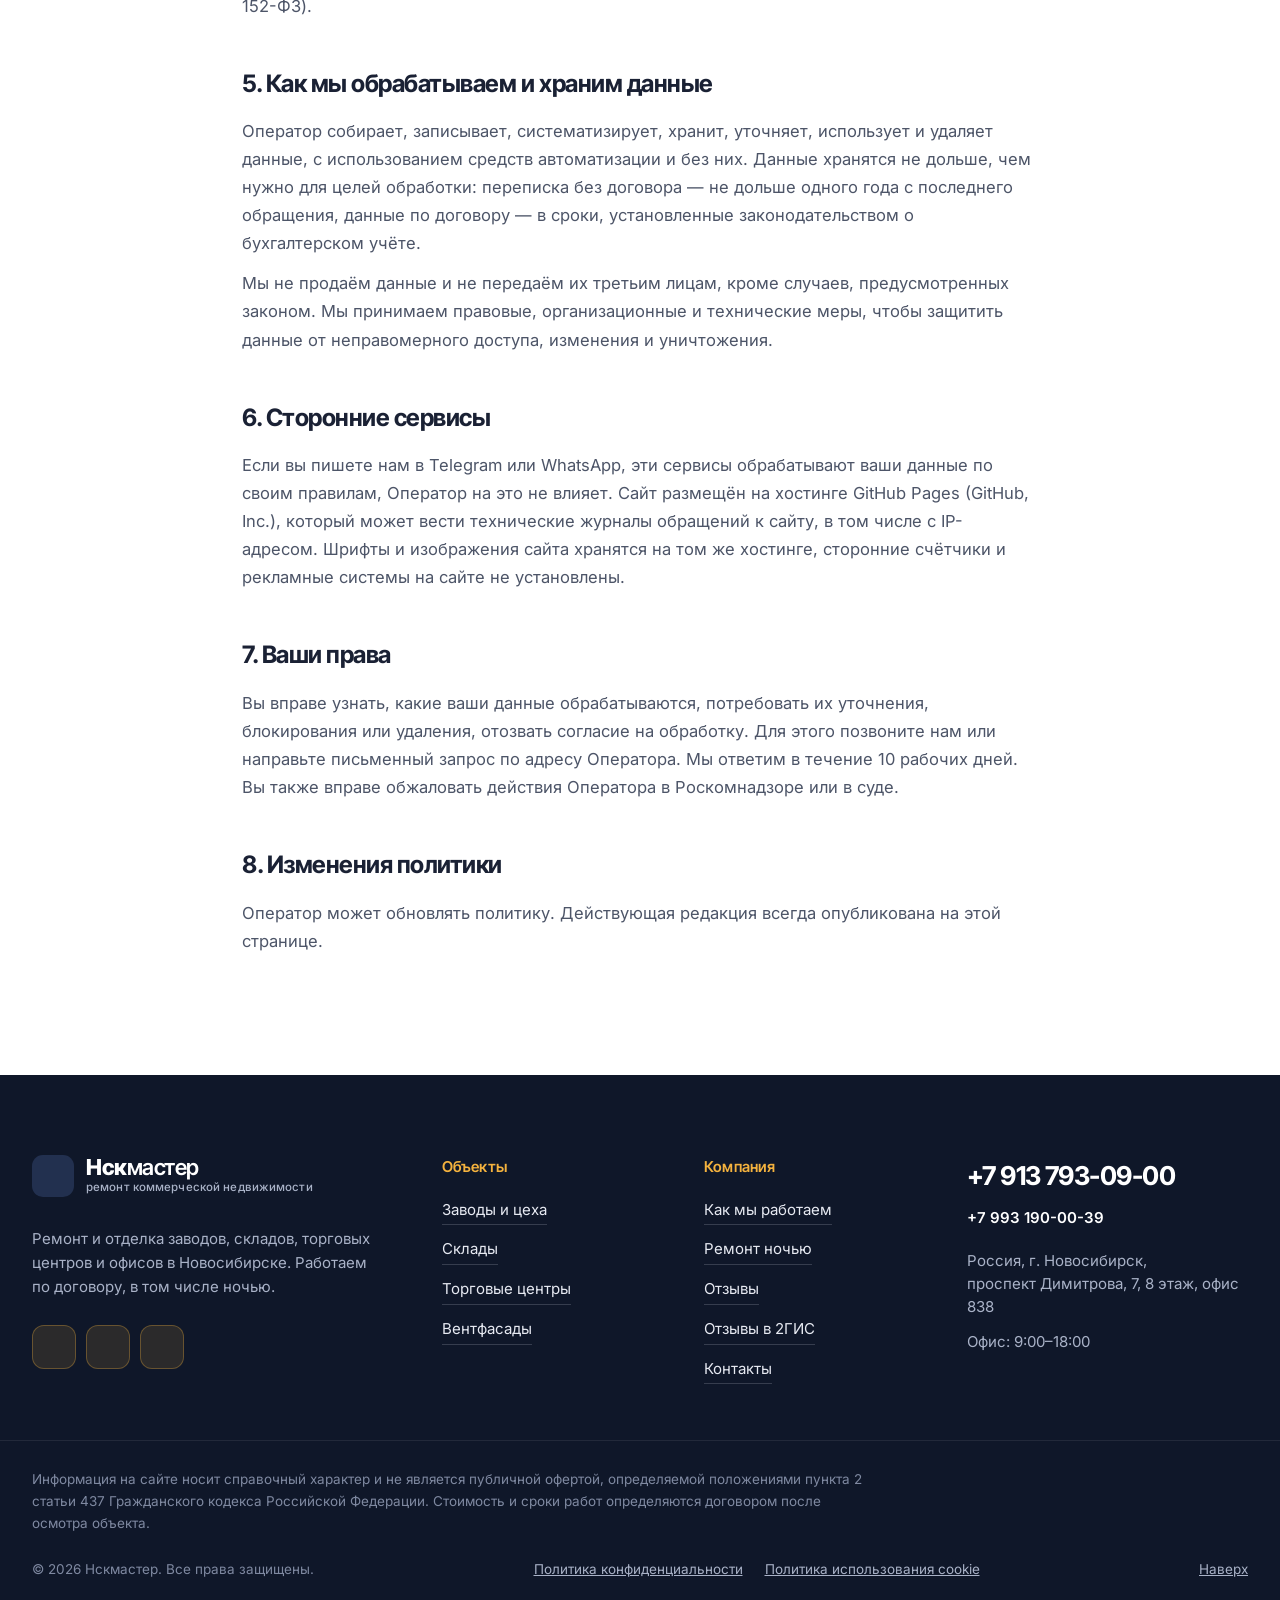
<file: politika.html>
<!doctype html>
<html lang="ru">
<head>
  <meta charset="utf-8">
  <meta name="viewport" content="width=device-width, initial-scale=1, viewport-fit=cover">
  <title>Политика конфиденциальности — Нскмастер</title>
  <meta name="description" content="Политика обработки персональных данных Нскмастер.">
  <meta name="robots" content="noindex, nofollow">
  <meta name="theme-color" content="#FFFFFF">
  <link rel="icon" href="favicon.svg" type="image/svg+xml">
  <link rel="preload" href="fonts/inter-tight-cyrillic.woff2" as="font" type="font/woff2" crossorigin>
  <link rel="preload" href="fonts/inter-cyrillic.woff2" as="font" type="font/woff2" crossorigin>
  <link rel="stylesheet" href="css/fonts.css?v=12">
  <link rel="stylesheet" href="css/site.css?v=12">
</head>
<body>
  <!-- Набор значков: линии 1.8, скругления, 24×24. Используются через <use href="#i-..."> -->
  <svg width="0" height="0" style="position:absolute" aria-hidden="true">
    <defs>
      <!-- Фирменный знак: два сцепленных ромба образуют «М». Цвета задаются переменными --mk-l, --mk-r, толщина --mk-sw -->
      <linearGradient id="mkGold" x1="0" y1="0" x2="1" y2="1">
        <stop offset="0" stop-color="#FFD98A"/>
        <stop offset=".5" stop-color="#F4B23E"/>
        <stop offset="1" stop-color="#D9921F"/>
      </linearGradient>
      <g id="nsk-mark">
        <path d="M45.76 67.24 37 76 11 50 37 24 63 50 54.24 58.76" style="fill:none;stroke-width:var(--mk-sw,7.5px);stroke-linejoin:miter;stroke-miterlimit:4;stroke:var(--mk-l,#fff)"/>
        <path d="M54.24 32.76 63 24 89 50 63 76 37 50 45.76 41.24" style="fill:none;stroke-width:var(--mk-sw,7.5px);stroke-linejoin:miter;stroke-miterlimit:4;stroke:var(--mk-r,#F4B23E)"/>
      </g>
      <symbol id="i-calc" viewBox="0 0 24 24"><rect x="5" y="3" width="14" height="18" rx="2.5"/><path d="M8.5 7h7M8.5 11h1M11.5 11h1M14.5 11h1M8.5 14h1M11.5 14h1M14.5 14v3M8.5 17h1M11.5 17h1"/></symbol>
      <symbol id="i-contract" viewBox="0 0 24 24"><path d="M14 3H7a2 2 0 0 0-2 2v14a2 2 0 0 0 2 2h10a2 2 0 0 0 2-2V8z"/><path d="M14 3v5h5M8.5 12h7M8.5 15.5h3.5"/><path d="m13 18 1.5 1.2L17 16"/></symbol>
      <symbol id="i-moon" viewBox="0 0 24 24"><path d="M20 14.5A8 8 0 1 1 9.5 4a6.5 6.5 0 0 0 10.5 10.5z"/><path d="M16.5 3.5v2M15.5 4.5h2"/></symbol>
      <symbol id="i-chat" viewBox="0 0 24 24"><path d="M20 12a8 8 0 0 1-11.6 7.1L4 20l1-4.1A8 8 0 1 1 20 12z"/><path d="M8.5 11h7M8.5 14h4"/></symbol>
      <symbol id="i-ruler" viewBox="0 0 24 24"><path d="m3.5 16.5 13-13 4 4-13 13z"/><path d="m7 13 1.5 1.5M9.5 10.5l2.5 2.5M12 8l1.5 1.5M14.5 5.5 17 8"/></symbol>
      <symbol id="i-truck" viewBox="0 0 24 24"><path d="M3 6h11v10H3zM14 9h4l3 3.5V16h-7"/><circle cx="7" cy="17.5" r="1.8"/><circle cx="17.5" cy="17.5" r="1.8"/></symbol>
      <symbol id="i-helmet" viewBox="0 0 24 24"><path d="M4 16a8 8 0 0 1 16 0"/><path d="M3 16h18v2.5H3zM10 8.5V6h4v2.5"/></symbol>
      <symbol id="i-report" viewBox="0 0 24 24"><rect x="5" y="4" width="14" height="17" rx="2"/><path d="M9 4V2.8h6V4M8.5 10h7M8.5 13.5h7"/><path d="m9 17.5 1.5 1 2.5-2.5"/></symbol>
      <symbol id="i-key" viewBox="0 0 24 24"><circle cx="8" cy="15" r="4"/><path d="m11 12 8.5-8.5M16 7l2.5 2.5M18.5 4.5 21 7"/></symbol>
      <symbol id="i-brush" viewBox="0 0 24 24"><path d="M4 4h13v5H4zM17 6.5h3v5.5h-8.5v2.5"/><rect x="10" y="14.5" width="3" height="6.5" rx="1"/></symbol>
      <symbol id="i-bolt" viewBox="0 0 24 24"><path d="M13.5 2.5 5 13.5h6.5l-1 8 8.5-11h-6.5z"/></symbol>
      <symbol id="i-factory" viewBox="0 0 24 24"><path d="M3 21V11l5-3.5V11l5-3.5V11l5-3.5V21z"/><path d="M17 7.5V3h3v18M2 21h20M7 17h2M11 17h2"/></symbol>
      <symbol id="i-phone" viewBox="0 0 24 24"><path d="M5 3.5h3.5l1.8 4.3-2.2 1.4a11 11 0 0 0 6.7 6.7l1.4-2.2 4.3 1.8V19a2 2 0 0 1-2 2A16 16 0 0 1 3 5.5a2 2 0 0 1 2-2z"/></symbol>
      <symbol id="i-pin" viewBox="0 0 24 24"><path d="M12 21s-7-6.2-7-11.5a7 7 0 0 1 14 0C19 14.8 12 21 12 21z"/><circle cx="12" cy="9.5" r="2.5"/></symbol>
      <symbol id="i-clock" viewBox="0 0 24 24"><circle cx="12" cy="12" r="8.5"/><path d="M12 7.5V12l3 2"/></symbol>
      <symbol id="i-card" viewBox="0 0 24 24"><rect x="3" y="5.5" width="18" height="13" rx="2"/><path d="M3 9.5h18M7 14.5h4"/></symbol>
      <symbol id="i-map" viewBox="0 0 24 24"><path d="m3 6 6-2.5 6 2.5 6-2.5v14.5L15 20.5 9 18 3 20.5z"/><path d="M9 3.5V18M15 6v14.5"/></symbol>
      <symbol id="i-tg" viewBox="0 0 24 24"><path d="M21 4 3 11l5.5 2L18 7l-7.5 7.5v5L14 15.5l4.5 3.5z"/></symbol>
      <symbol id="i-wa" viewBox="0 0 24 24"><path d="M20.5 12a8.5 8.5 0 0 1-12.6 7.4L3.5 20.5l1.1-4.2A8.5 8.5 0 1 1 20.5 12z"/><path d="M9 8.5c0 3.3 3.2 6.5 6.5 6.5l1-1.6-2-1-1 1a5 5 0 0 1-2.4-2.4l1-1-1-2z"/></symbol>
    </defs>
  </svg>
  <header class="head" id="top">
    <div class="wrap head__row">
      <a class="logo" href="index.html" aria-label="Нскмастер, на главную">
        <svg class="logo__mark" viewBox="0 0 100 100" aria-hidden="true"><rect width="100" height="100" rx="26"/><use href="#nsk-mark" transform="translate(50 50) scale(.84) translate(-50 -50)"/></svg>
        <span class="logo__text"><span class="logo__name"><b>Нск</b>мастер</span><small>ремонт коммерческих объектов</small></span>
      </a>
      <a class="head__phone" href="tel:+79137930900">+7 913 793-09-00</a>
      <a class="btn btn--accent head__cta head__cta--doc" href="index.html">На главную</a>
    </div>
  </header>

  <main class="doc">
    <div class="wrap doc__wrap">
      <a class="doc__back" href="index.html">← На главную</a>
      <h1 class="sec__title">Политика конфиденциальности</h1>
      <p class="doc__date">Редакция от 18 ноября 2026 года</p>
      <div class="doc__card">
        <p><b>Оператор:</b> Нскмастер [укажите полное наименование: ИП ФИО или ООО «…»]</p>
        <p><b>ИНН / ОГРН (ОГРНИП):</b> [укажите]</p>
        <p><b>Адрес:</b> 630132, г. Новосибирск, проспект Димитрова, 7, 8 этаж, офис 838</p>
        <p><b>Телефон:</b> <a href="tel:+79137930900">+7 913 793-09-00</a>, <a href="tel:+79931900039">+7 993 190-00-39</a></p>
      </div>

      <h2>1. Общие положения</h2>
      <p>Настоящая политика описывает, как Оператор обрабатывает персональные данные посетителей сайта и клиентов, которые обращаются за консультацией и ремонтом. Политика составлена в соответствии с Федеральным законом от 27.07.2006 № 152-ФЗ «О персональных данных».</p>
      <p>На сайте нет форм для ввода данных. Персональные данные попадают к Оператору, только когда вы сами звоните или пишете нам по телефону, в Telegram или WhatsApp.</p>

      <h2>2. Какие данные мы обрабатываем</h2>
      <ul>
        <li>имя или как к вам обращаться;</li>
        <li>номер телефона и имя пользователя в мессенджере;</li>
        <li>сведения об объекте и работах, которые вы сообщаете сами: адрес, площадь, фото, пожелания;</li>
        <li>для заключения договора — реквизиты организации или паспортные данные представителя в объёме, нужном для договора.</li>
      </ul>
      <p>Мы не обрабатываем специальные категории данных (о здоровье, убеждениях и т. п.) и биометрические данные.</p>

      <h2>3. Зачем мы обрабатываем данные</h2>
      <ul>
        <li>чтобы ответить на ваш вопрос и проконсультировать;</li>
        <li>чтобы договориться о выезде на объект и подготовить смету;</li>
        <li>чтобы заключить и исполнить договор подряда;</li>
        <li>чтобы выполнять обязанности, установленные законом (бухгалтерский и налоговый учёт).</li>
      </ul>

      <h2>4. Правовые основания</h2>
      <p>Ваше согласие, которое вы даёте, когда сами обращаетесь к нам с вопросом или заявкой (п. 1 ч. 1 ст. 6 152-ФЗ); заключение и исполнение договора, стороной которого вы являетесь (п. 5 ч. 1 ст. 6 152-ФЗ); исполнение обязанностей, возложенных на Оператора законом (п. 2 ч. 1 ст. 6 152-ФЗ).</p>

      <h2>5. Как мы обрабатываем и храним данные</h2>
      <p>Оператор собирает, записывает, систематизирует, хранит, уточняет, использует и удаляет данные, с использованием средств автоматизации и без них. Данные хранятся не дольше, чем нужно для целей обработки: переписка без договора — не дольше одного года с последнего обращения, данные по договору — в сроки, установленные законодательством о бухгалтерском учёте.</p>
      <p>Мы не продаём данные и не передаём их третьим лицам, кроме случаев, предусмотренных законом. Мы принимаем правовые, организационные и технические меры, чтобы защитить данные от неправомерного доступа, изменения и уничтожения.</p>

      <h2>6. Сторонние сервисы</h2>
      <p>Если вы пишете нам в Telegram или WhatsApp, эти сервисы обрабатывают ваши данные по своим правилам, Оператор на это не влияет. Сайт размещён на хостинге GitHub Pages (GitHub, Inc.), который может вести технические журналы обращений к сайту, в том числе с IP-адресом. Шрифты и изображения сайта хранятся на том же хостинге, сторонние счётчики и рекламные системы на сайте не установлены.</p>

      <h2>7. Ваши права</h2>
      <p>Вы вправе узнать, какие ваши данные обрабатываются, потребовать их уточнения, блокирования или удаления, отозвать согласие на обработку. Для этого позвоните нам или направьте письменный запрос по адресу Оператора. Мы ответим в течение 10 рабочих дней. Вы также вправе обжаловать действия Оператора в Роскомнадзоре или в суде.</p>

      <h2>8. Изменения политики</h2>
      <p>Оператор может обновлять политику. Действующая редакция всегда опубликована на этой странице.</p>
    </div>
  </main>

  <footer class="foot">
    <div class="wrap foot__grid">
      <div class="foot__brand">
        <a class="logo logo--foot" href="#top" aria-label="Нскмастер, наверх">
          <svg class="logo__mark" viewBox="0 0 100 100" aria-hidden="true"><rect width="100" height="100" rx="26"/><use href="index.html#nsk-mark" transform="translate(50 50) scale(.84) translate(-50 -50)"/></svg>
          <span class="logo__text"><span class="logo__name"><b>Нск</b>мастер</span><small>ремонт коммерческой недвижимости</small></span>
        </a>
        <p class="foot__about">Ремонт и&nbsp;отделка заводов, складов, торговых центров и&nbsp;офисов в&nbsp;Новосибирске. Работаем по&nbsp;договору, в&nbsp;том числе ночью.</p>
        <div class="foot__social">
          <a class="foot__soc" href="https://t.me/Kbeloz4" target="_blank" rel="noopener" aria-label="Telegram"><svg aria-hidden="true"><use href="index.html#i-tg"/></svg></a>
          <a class="foot__soc" href="https://wa.me/79137930900" target="_blank" rel="noopener" aria-label="WhatsApp"><svg aria-hidden="true"><use href="index.html#i-wa"/></svg></a>
          <a class="foot__soc" href="https://2gis.ru/novosibirsk/firm/70000001093424749" target="_blank" rel="noopener" aria-label="Нскмастер в 2ГИС"><svg aria-hidden="true"><use href="index.html#i-map"/></svg></a>
        </div>
      </div>

      <nav class="foot__col" aria-label="Объекты">
        <h2 class="foot__title">Объекты</h2>
        <a href="index.html#zavody">Заводы и цеха</a>
        <a href="index.html#sklady">Склады</a>
        <a href="index.html#tc">Торговые центры</a>
        <a href="index.html#fasady">Вентфасады</a>
      </nav>

      <nav class="foot__col" aria-label="Разделы">
        <h2 class="foot__title">Компания</h2>
        <a href="index.html#etapy">Как мы работаем</a>
        <a href="index.html#noch">Ремонт ночью</a>
        <a href="index.html#otzyvy">Отзывы</a>
        <a href="https://2gis.ru/novosibirsk/firm/70000001093424749/tab/reviews" target="_blank" rel="noopener">Отзывы в 2ГИС</a>
        <a href="index.html#kontakty">Контакты</a>
      </nav>

      <div class="foot__col foot__contacts">
        <a class="foot__phone" href="tel:+79137930900">+7 913 793-09-00</a>
        <a class="foot__phone2" href="tel:+79931900039">+7 993 190-00-39</a>
        <p>Россия, г.&nbsp;Новосибирск,<br>проспект Димитрова, 7, 8&nbsp;этаж, офис 838</p>
        <p>Офис: 9:00–18:00</p>
      </div>
    </div>

    <div class="wrap foot__legal">
      <p>Информация на&nbsp;сайте носит справочный характер и&nbsp;не&nbsp;является публичной офертой, определяемой положениями пункта&nbsp;2 статьи&nbsp;437 Гражданского кодекса Российской Федерации. Стоимость и&nbsp;сроки работ определяются договором после осмотра объекта.</p>
    </div>
    <div class="wrap foot__bottom">
      <span>© <span id="year">2026</span> Нскмастер. Все права защищены.</span>
      <span class="foot__docs"><a href="politika.html">Политика конфиденциальности</a><a href="cookies.html">Политика использования cookie</a></span>
      <a href="#top">Наверх</a>
    </div>
  </footer>
  <script>document.getElementById("year").textContent = new Date().getFullYear();</script>
</body>
</html>
</file>
<file: css/fonts.css>
/* Шрифты Inter и Inter Tight (OFL), хранятся на сайте — запросов к Google нет */
@font-face {
  font-family: 'Inter';
  font-style: normal;
  font-weight: 400 700;
  font-display: swap;
  src: url(../fonts/inter-cyrillic-ext.woff2) format('woff2');
  unicode-range: U+0460-052F, U+1C80-1C8A, U+20B4, U+2DE0-2DFF, U+A640-A69F, U+FE2E-FE2F;
}
@font-face {
  font-family: 'Inter';
  font-style: normal;
  font-weight: 400 700;
  font-display: swap;
  src: url(../fonts/inter-cyrillic.woff2) format('woff2');
  unicode-range: U+0301, U+0400-045F, U+0490-0491, U+04B0-04B1, U+2116;
}
@font-face {
  font-family: 'Inter';
  font-style: normal;
  font-weight: 400 700;
  font-display: swap;
  src: url(../fonts/inter-latin-ext.woff2) format('woff2');
  unicode-range: U+0100-02BA, U+02BD-02C5, U+02C7-02CC, U+02CE-02D7, U+02DD-02FF, U+0304, U+0308, U+0329, U+1D00-1DBF, U+1E00-1E9F, U+1EF2-1EFF, U+2020, U+20A0-20AB, U+20AD-20C4, U+2113, U+2C60-2C7F, U+A720-A7FF;
}
@font-face {
  font-family: 'Inter';
  font-style: normal;
  font-weight: 400 700;
  font-display: swap;
  src: url(../fonts/inter-latin.woff2) format('woff2');
  unicode-range: U+0000-00FF, U+0131, U+0152-0153, U+02BB-02BC, U+02C6, U+02DA, U+02DC, U+0304, U+0308, U+0329, U+2000-206F, U+20AC, U+2122, U+2191, U+2193, U+2212, U+2215, U+FEFF, U+FFFD;
}
@font-face {
  font-family: 'Inter Tight';
  font-style: normal;
  font-weight: 500 800;
  font-display: swap;
  src: url(../fonts/inter-tight-cyrillic-ext.woff2) format('woff2');
  unicode-range: U+0460-052F, U+1C80-1C8A, U+20B4, U+2DE0-2DFF, U+A640-A69F, U+FE2E-FE2F;
}
@font-face {
  font-family: 'Inter Tight';
  font-style: normal;
  font-weight: 500 800;
  font-display: swap;
  src: url(../fonts/inter-tight-cyrillic.woff2) format('woff2');
  unicode-range: U+0301, U+0400-045F, U+0490-0491, U+04B0-04B1, U+2116;
}
@font-face {
  font-family: 'Inter Tight';
  font-style: normal;
  font-weight: 500 800;
  font-display: swap;
  src: url(../fonts/inter-tight-latin-ext.woff2) format('woff2');
  unicode-range: U+0100-02BA, U+02BD-02C5, U+02C7-02CC, U+02CE-02D7, U+02DD-02FF, U+0304, U+0308, U+0329, U+1D00-1DBF, U+1E00-1E9F, U+1EF2-1EFF, U+2020, U+20A0-20AB, U+20AD-20C4, U+2113, U+2C60-2C7F, U+A720-A7FF;
}
@font-face {
  font-family: 'Inter Tight';
  font-style: normal;
  font-weight: 500 800;
  font-display: swap;
  src: url(../fonts/inter-tight-latin.woff2) format('woff2');
  unicode-range: U+0000-00FF, U+0131, U+0152-0153, U+02BB-02BC, U+02C6, U+02DA, U+02DC, U+0304, U+0308, U+0329, U+2000-206F, U+20AC, U+2122, U+2191, U+2193, U+2212, U+2215, U+FEFF, U+FFFD;
}
</file>
<file: css/site.css>
/* =========================================================
   Нскмастер — простой лендинг
   Светлый фон, тёмно-синие блоки бренда, жёлтый акцент.
   ========================================================= */
:root {
  --navy: #16203A;      /* фирменный тёмно-синий */
  --navy-2: #22304F;
  --amber: #F4B23E;     /* акцент: кнопки, цифры */
  --amber-2: #FFC45E;
  --amber-soft: #FFF4DC;
  --bg: #FFFFFF;
  --gray: #F3F4F6;      /* светлые подложки */
  --line: #E3E5EA;
  --ink: #1A2134;
  --ink-2: #4D5568;
  --ink-3: #7A8293;
  --on-navy: #E7EAF2;
  --on-navy-2: #A9B2C7;

  --r-xl: 28px;
  --r-lg: 20px;
  --r-md: 14px;
  --font: "Inter", system-ui, -apple-system, "Segoe UI", sans-serif;
  --font-head: "Inter Tight", "Inter", system-ui, sans-serif;
  --shadow: 0 1px 2px rgba(22,32,58,.05), 0 12px 32px -14px rgba(22,32,58,.18);
  --head-h: 76px;
  color-scheme: light;
}

* { box-sizing: border-box; }
html { -webkit-text-size-adjust: 100%; scroll-behavior: smooth; scroll-padding-top: calc(var(--head-h) + 8px); }
@media (prefers-reduced-motion: reduce) { html { scroll-behavior: auto; } *, *::before, *::after { transition-duration: .01ms !important; } }
body { margin: 0; background: var(--bg); color: var(--ink); font: 400 16.5px/1.65 var(--font); font-feature-settings: "cv11", "ss01"; -webkit-font-smoothing: antialiased; -webkit-tap-highlight-color: transparent; }
body.menu-open { overflow: hidden; }
body { overflow-x: clip; }
h1, h2, h3, p { margin: 0; }
h1, h2, h3 { text-wrap: balance; font-family: var(--font-head); }
a { color: inherit; }
svg { display: block; }
:focus-visible { outline: 3px solid var(--amber); outline-offset: 3px; border-radius: 6px; }

.wrap { max-width: 1280px; margin: 0 auto; padding: 0 32px; }
.skip { position: absolute; left: 12px; top: -60px; z-index: 100; padding: 10px 16px; border-radius: 10px; background: var(--amber); color: var(--navy); font-weight: 700; text-decoration: none; }
.skip:focus { top: 12px; }

/* ---------- Кнопки ---------- */
.btn { display: inline-flex; align-items: center; justify-content: center; min-height: 54px; padding: 0 28px; border-radius: 14px; border: 1.5px solid transparent; font-weight: 600; font-size: 15.5px; letter-spacing: -.005em; text-decoration: none; white-space: nowrap; transition: background-color .2s, border-color .2s, color .2s, transform .15s; }
.btn:active { transform: scale(.97); }
.btn svg { width: 20px; height: 20px; margin-right: 10px; flex: none; }
/* Блик: светлая полоса раз в 5 секунд пробегает по кнопке */
.btn--shine { position: relative; overflow: hidden; isolation: isolate; box-shadow: 0 10px 30px -10px rgba(244, 178, 62, .65); }
.btn--shine::after { content: ""; position: absolute; z-index: -1; top: 0; bottom: 0; left: 0; width: 45%; background: linear-gradient(100deg, transparent 0%, rgba(255, 255, 255, .7) 50%, transparent 100%); transform: translateX(-160%) skewX(-18deg); pointer-events: none; }
@media (prefers-reduced-motion: no-preference) {
  .btn--shine::after { animation: btnShine 5s cubic-bezier(.4, 0, .2, 1) 1.2s infinite; }
  .btn--shine { animation: btnGlow 5s ease-in-out 1.2s infinite; }
}
@keyframes btnShine { 0% { transform: translateX(-160%) skewX(-18deg); } 22%, 100% { transform: translateX(330%) skewX(-18deg); } }
@keyframes btnGlow { 0%, 30%, 100% { box-shadow: 0 10px 30px -10px rgba(244, 178, 62, .55); } 12% { box-shadow: 0 10px 40px -6px rgba(244, 178, 62, .95); } }

/* Значки: все из набора в начале index.html, линии наследуют цвет текста */
svg use { pointer-events: none; }
.btn svg, .ico svg, .steps__ico, .hero__tag svg, .lead__tel svg, .more--ico svg { fill: none; stroke: currentColor; stroke-width: 1.8; stroke-linecap: round; stroke-linejoin: round; }
.ico { display: inline-grid; place-items: center; flex: none; width: 44px; height: 44px; border-radius: 12px; background: var(--navy); color: var(--amber); }
.ico svg { width: 22px; height: 22px; }
.ico--lg { width: 56px; height: 56px; border-radius: 16px; }
.ico--lg svg { width: 28px; height: 28px; }
.ico--glow { background: rgba(244,178,62,.14); box-shadow: inset 0 0 0 1px rgba(244,178,62,.35); }
.btn--accent { background: var(--amber); color: var(--navy); }
.btn--dark { background: var(--navy); color: #fff; }
.btn--ghost { border-color: rgba(231, 234, 242, .45); color: #fff; }
@media (hover: hover) and (pointer: fine) {
  .btn--accent:hover { background: var(--amber-2); }
  .btn--dark:hover { background: var(--navy-2); }
  .btn--ghost:hover { border-color: #fff; }
}

/* ---------- Шапка ---------- */
.head { position: sticky; top: 0; z-index: 40; background: rgba(255,255,255,.94); backdrop-filter: blur(10px); -webkit-backdrop-filter: blur(10px); border-bottom: 1px solid var(--line); }
.head__row { display: flex; align-items: center; gap: 28px; height: var(--head-h); }
.logo { display: inline-flex; align-items: center; gap: 12px; text-decoration: none; }
/* Знак: два сцепленных ромба — «М»; левый белый, правый золотой */
.logo__mark { width: 42px; height: 42px; flex: none; --mk-l: #fff; --mk-r: url(#mkGold); --mk-sw: 8px; }
.logo__mark rect { fill: var(--navy); }
.logo__text { display: flex; flex-direction: column; gap: 3px; font-family: var(--font-head); }
.logo__name { font-size: 22px; font-weight: 600; line-height: 1; letter-spacing: -.02em; color: var(--ink); }
.logo__name b { font-weight: 800; }
.logo__text small { font-family: var(--font); font-size: 11.5px; font-weight: 500; line-height: 1.2; color: var(--ink-3); letter-spacing: .01em; }
.nav { display: flex; gap: 26px; margin-left: 12px; }
.nav a { font-size: 15.5px; font-weight: 500; text-decoration: none; padding: 6px 0; color: var(--ink); transition: color .15s; }
.head__phone { margin-left: auto; font-weight: 700; font-size: 17px; text-decoration: none; white-space: nowrap; }
.head__msg { display: flex; gap: 8px; }
.round { display: grid; place-items: center; width: 38px; height: 38px; border-radius: 50%; }
.round svg { width: 20px; height: 20px; fill: #fff; }
.round--tg { background: #2AABEE; }
.round--wa { background: #25D366; }
.head__cta { min-height: 46px; padding: 0 22px; font-size: 15px; }
.burger { display: none; }
@media (hover: hover) and (pointer: fine) { .nav a:hover { color: #B07406; } }

/* ---------- Обложка ---------- */
.hero { padding: 20px 0 0; }
.hero > .wrap { max-width: 1680px; padding: 0 20px; }
.hero__card {
  position: relative; isolation: isolate; overflow: hidden; display: grid; grid-template-columns: minmax(0, 1.45fr) minmax(0, .55fr); align-items: center;
  min-height: 640px; padding: 96px var(--hero-pad) 104px; border-radius: var(--r-xl); color: #fff; background: var(--navy);
  /* отступ, при котором текст обложки стоит на одной линии с логотипом в шапке: (ширина карточки − 1216) / 2 */
  --hero-pad: max(56px, calc(50% - 608px));
}
/* Фото металлоконструкций, тонированное в фирменный синий, + затемнение слева под текст */
.hero__bg { position: absolute; inset: 0; z-index: -2; }
.hero__bg img { width: 100%; height: 100%; object-fit: cover; object-position: center; }
.hero__card::before {
  content: ""; position: absolute; inset: 0; z-index: -1;
  background:
    linear-gradient(90deg, rgba(14,21,40,.96) 0%, rgba(16,24,46,.88) 38%, rgba(22,32,58,.45) 72%, rgba(22,32,58,.25) 100%),
    linear-gradient(0deg, rgba(14,21,40,.6) 0%, transparent 35%);
}
/* Знак бренда на обложке: тот же знак крупно — плоский, полупрозрачный, как водяной знак */
.hero__mark { position: absolute; z-index: -1; right: -56px; top: 50%; width: min(47%, 620px); height: auto; transform: translateY(-50%); overflow: visible; mix-blend-mode: screen;
  --mk-l: rgba(226, 232, 246, .24); --mk-r: rgba(244, 190, 92, .3); --mk-sw: 7.5px; }
.hero__text { position: relative; max-width: 700px; }
.hero__tag { display: inline-flex; align-items: center; gap: 8px; margin-bottom: 22px; padding: 7px 14px 7px 10px; border-radius: 999px; background: rgba(255,255,255,.08); border: 1px solid rgba(255,255,255,.14); font-size: 14px; font-weight: 500; color: var(--on-navy); backdrop-filter: blur(6px); }
.hero__tag svg { width: 18px; height: 18px; color: var(--amber); }
.hero h1 { font-size: clamp(36px, 4.2vw, 56px); line-height: 1.04; font-weight: 700; letter-spacing: -.035em; }
.hero__lead { margin-top: 24px; font-size: 18.5px; line-height: 1.6; color: var(--on-navy); max-width: 33em; }
.hero__btns { display: flex; flex-wrap: wrap; gap: 12px; margin-top: 34px; }
.hero__rating { position: absolute; right: var(--hero-pad); top: 40px; display: flex; align-items: center; gap: 12px; padding: 12px 18px; border-radius: var(--r-md); background: rgba(255,255,255,.08); border: 1px solid rgba(255,255,255,.12); text-decoration: none; backdrop-filter: blur(6px); }
.hero__rating b { font-family: var(--font-head); font-size: 32px; font-weight: 700; letter-spacing: -.03em; color: var(--amber); line-height: 1; }
.hero__rating span { display: flex; flex-direction: column; font-size: 14px; color: var(--on-navy-2); line-height: 1.3; }
.stars { color: var(--amber); letter-spacing: 2px; font-size: 13px; }

/* Преимущества: строка под обложкой, у каждого пункта — фирменный знак */
.perks { list-style: none; margin: 0 auto; max-width: 1280px; padding: 40px 32px 8px; display: grid; grid-template-columns: repeat(4, minmax(0, 1fr)); gap: 32px; }
.perks li { display: flex; align-items: center; gap: 16px; font-size: 16px; font-weight: 500; line-height: 1.4; color: var(--ink); }
.perks__mark { width: 46px; height: 34px; flex: none; --mk-l: var(--navy); --mk-r: url(#mkGold); --mk-sw: 8px; }


/* ---------- Секции ---------- */
.sec { padding: 120px 0; }
.sec--soft { background: linear-gradient(180deg, #F6F7F9 0%, #EEF0F4 100%); }
.sec--tight { padding: 24px 0; }
.sec--gray { background: var(--gray); }
.sec__title { font-size: clamp(32px, 3.8vw, 50px); line-height: 1.05; font-weight: 700; letter-spacing: -.035em; }
.sec__title::before { content: ""; display: block; width: 44px; height: 4px; margin-bottom: 22px; border-radius: 2px; }
/* Жёлтые черты: прорисовываются слева направо, когда блок появляется на экране, затем мягко переливаются */
.sec__title::before, .srv__body h3::after {
  background: linear-gradient(90deg, #E9A12C 0%, #F4B23E 35%, #FFE3A3 50%, #F4B23E 65%, #E9A12C 100%);
  background-size: 250% 100%; background-position: 100% 0; transform-origin: left center;
}
.js .sec__title::before, .js .srv__body h3::after { transform: scaleX(0); transition: transform .9s cubic-bezier(.22, 1, .36, 1) .1s; }
.js .is-in.sec__title::before, .js .is-in .srv__body h3::after, .js .srv__body h3.is-in::after { transform: scaleX(1); }
@media (prefers-reduced-motion: no-preference) {
  .is-in.sec__title::before, .srv__body h3.is-in::after { animation: barSheen 4.5s ease-in-out 1.1s infinite; }
}
@media (prefers-reduced-motion: reduce) {
  .js .sec__title::before, .js .srv__body h3::after { transform: none; transition: none; }
}
@keyframes barSheen { 0%, 100% { background-position: 100% 0; } 50% { background-position: 0 0; } }
.sec__sub { margin-top: 14px; font-size: 18px; color: var(--ink-2); max-width: 40em; }
.sec__head { display: flex; flex-wrap: wrap; align-items: end; justify-content: space-between; gap: 12px 32px; }
.more { font-weight: 700; color: #B07406; text-decoration: underline; text-decoration-thickness: 1.5px; text-underline-offset: 5px; }
.more--ico { display: inline-flex; align-items: center; gap: 8px; }
.more--ico svg { width: 20px; height: 20px; }

/* ---------- Услуги ---------- */
.srv { display: grid; gap: 88px; margin-top: 64px; }
.srv__item { display: grid; grid-template-columns: minmax(0, 1fr) minmax(0, 1fr); gap: 64px; align-items: center; }
.srv__item:nth-child(even) .srv__pic { order: 2; }
.srv__pic { position: relative; margin: 0; aspect-ratio: 16 / 10; border-radius: var(--r-lg); overflow: hidden; background: var(--gray); }
.srv__pic picture, .srv__pic img { display: block; width: 100%; height: 100%; }
.srv__pic img { object-fit: cover; transition: transform .8s cubic-bezier(.2,.7,.2,1); }
.srv__pic { box-shadow: 0 30px 60px -30px rgba(22,32,58,.45); }
@media (hover: hover) and (pointer: fine) { .srv__item:hover .srv__pic img { transform: scale(1.04); } }
.srv__pic figcaption { position: absolute; left: 12px; bottom: 12px; max-width: calc(100% - 24px); padding: 5px 10px; border-radius: 8px; background: rgba(22, 32, 58, .72); color: #fff; font-size: 12.5px; line-height: 1.35; backdrop-filter: blur(4px); }
.srv__pic figcaption a { color: inherit; }
.srv__body h3 { font-size: clamp(26px, 2.6vw, 36px); line-height: 1.1; font-weight: 700; letter-spacing: -.03em; color: var(--ink); position: relative; padding-bottom: 18px; margin-bottom: 20px; }
.srv__body h3::after { content: ""; position: absolute; left: 0; bottom: 0; width: 56px; height: 4px; border-radius: 2px; }
.srv__body p { color: var(--ink-2); max-width: 34em; }
.srv__body p + p { margin-top: 12px; }

/* ---------- Цифры ---------- */
.nums { padding: 0 0 40px; }
.nums__row { display: grid; grid-template-columns: repeat(4, minmax(0, 1fr)); gap: 24px; }
.nums__row--3 { grid-template-columns: repeat(3, minmax(0, 1fr)); gap: 40px; }
.nums__row--3 { padding-top: 44px; padding-bottom: 44px; border-top: 1px solid var(--line); border-bottom: 1px solid var(--line); }
.num { display: flex; flex-direction: column; gap: 12px; padding: 0 0 0 32px; border-left: 1px solid var(--line); }
.num:first-child { padding-left: 0; border-left: 0; }
.num b { font-family: var(--font-head); font-size: clamp(44px, 5vw, 68px); font-weight: 700; line-height: 1; letter-spacing: -.045em; color: var(--navy); white-space: nowrap; }
.num span { font-size: 15px; line-height: 1.45; color: var(--ink-2); max-width: 17em; }

/* ---------- Блок «Узнайте стоимость» ---------- */
.lead { position: relative; isolation: isolate; overflow: hidden; display: grid; grid-template-columns: minmax(0, 1.2fr) minmax(0, .8fr); gap: 48px; align-items: center; padding: 64px; border-radius: var(--r-xl); background: var(--navy); color: #fff; }
.lead__bg { position: absolute; inset: 0; z-index: -2; }
.lead__bg img { width: 100%; height: 100%; object-fit: cover; }
.lead::before { content: ""; position: absolute; inset: 0; z-index: -1; background: linear-gradient(90deg, rgba(14,21,40,.95) 0%, rgba(16,24,46,.86) 55%, rgba(22,32,58,.7) 100%); }
.lead h2 { font-size: clamp(28px, 3vw, 42px); line-height: 1.08; font-weight: 700; letter-spacing: -.035em; }
.lead p { margin-top: 16px; color: var(--on-navy-2); font-size: 17.5px; max-width: 34em; }
.lead__btns { display: grid; gap: 10px; }
.lead__tel { display: inline-flex; align-items: center; justify-content: center; gap: 8px; font-weight: 600; font-size: 15px; color: var(--on-navy); text-decoration: none; padding-top: 4px; }
.lead__tel svg { width: 18px; height: 18px; }

/* ---------- Этапы ---------- */
.steps { list-style: none; margin: 48px 0 0; padding: 0; display: grid; grid-template-columns: repeat(4, minmax(0, 1fr)); gap: 16px; counter-reset: step; }
.steps li { counter-increment: step; position: relative; padding: 28px 26px 30px; border-radius: var(--r-lg); background: #fff; border: 1px solid rgba(22,32,58,.06); box-shadow: var(--shadow); transition: transform .3s, box-shadow .3s; }
@media (hover: hover) and (pointer: fine) { .steps li:hover { transform: translateY(-4px); box-shadow: 0 2px 4px rgba(22,32,58,.05), 0 24px 44px -18px rgba(22,32,58,.3); } }
.steps li::before { content: "0" counter(step); position: absolute; top: 24px; right: 22px; font-family: var(--font-head); font-weight: 600; font-size: 15px; color: var(--ink-3); letter-spacing: .02em; }
.steps__ico { width: 48px; height: 48px; margin-bottom: 18px; padding: 12px; border-radius: 14px; background: var(--navy); color: var(--amber); }
.steps b { display: block; font-family: var(--font-head); font-size: 19px; font-weight: 600; letter-spacing: -.02em; }
.steps span { display: block; margin-top: 6px; font-size: 15.5px; color: var(--ink-2); line-height: 1.5; }

/* ---------- Ночной ремонт ---------- */
.night { display: grid; grid-template-columns: minmax(0, 1fr) minmax(0, 1fr); gap: 56px; align-items: center; padding: 72px 64px; border-radius: var(--r-xl); color: #fff; background: radial-gradient(520px 320px at 90% 10%, rgba(244,178,62,.16), transparent 70%), linear-gradient(135deg, #1C2848 0%, var(--navy) 60%, #0F1729 100%); }
.night__text .ico { margin-bottom: 22px; }
.night h2 { font-size: clamp(30px, 3.4vw, 46px); line-height: 1.06; font-weight: 700; letter-spacing: -.035em; }
.night__text p { margin: 16px 0 30px; color: var(--on-navy-2); font-size: 18px; max-width: 30em; }
.night__quote { margin: 0; padding: 30px 32px; border-radius: var(--r-lg); background: rgba(255,255,255,.06); border-left: 4px solid var(--amber); }
.night__quote p { font-size: 20px; line-height: 1.5; }
.night__quote footer { margin-top: 14px; font-size: 14px; color: var(--on-navy-2); }

/* ---------- Отзывы ---------- */
.reviews { display: grid; grid-template-columns: repeat(3, minmax(0, 1fr)); gap: 16px; margin-top: 44px; }
.review { position: relative; margin: 0; display: flex; flex-direction: column; gap: 18px; padding: 32px 30px 28px; border-radius: var(--r-lg); border: 1px solid rgba(22,32,58,.07); background: #fff; box-shadow: var(--shadow); }
.review__q { width: 34px; height: 26px; fill: var(--amber); }
.review::after { content: "★★★★★"; position: absolute; top: 34px; right: 30px; color: var(--amber); letter-spacing: 2px; font-size: 13px; }
.review p { font-size: 16.5px; line-height: 1.65; color: var(--ink); }
.review footer { margin-top: auto; padding-top: 16px; border-top: 1px solid var(--line); font-size: 14px; font-weight: 600; color: var(--ink-3); }

/* ---------- Виды работ ---------- */
.worklist { display: grid; grid-template-columns: repeat(3, minmax(0, 1fr)); gap: 40px; margin-top: 44px; }
.worklist > div { padding: 28px; border-radius: var(--r-lg); background: #fff; }
.worklist h3 { display: flex; align-items: center; gap: 14px; font-size: 21px; font-weight: 600; letter-spacing: -.02em; padding-bottom: 18px; margin-bottom: 18px; border-bottom: 1px solid var(--line); }
.worklist ul { list-style: none; margin: 0; padding: 0; display: grid; gap: 10px; }
.worklist li { position: relative; padding-left: 22px; color: var(--ink-2); }
.worklist li::before { content: ""; position: absolute; left: 0; top: .62em; width: 8px; height: 8px; border-radius: 2px; background: var(--amber); }

/* ---------- Контакты ---------- */
.contacts { display: grid; grid-template-columns: minmax(0, 1.15fr) minmax(0, .85fr); gap: 48px; align-items: start; }
.contacts dl { margin: 36px 0 28px; display: grid; grid-template-columns: 1fr 1fr; gap: 28px 32px; }
.contacts dl > div { display: grid; grid-template-columns: 44px minmax(0, 1fr); column-gap: 14px; }
.contacts dt { display: contents; font-size: 14px; color: var(--ink-3); }
.contacts dt .ico { grid-row: span 2; width: 44px; height: 44px; background: var(--amber-soft); color: #B07406; }
.contacts dd { margin: 4px 0 0; grid-column: 2; font-size: 17px; font-weight: 500; }
.contacts dd a { text-decoration: none; font-weight: 700; }
.contacts__card { display: grid; gap: 12px; padding: 44px; border-radius: var(--r-xl); color: #fff; background: radial-gradient(420px 260px at 100% 0%, rgba(244,178,62,.18), transparent 70%), linear-gradient(135deg, #1C2848 0%, var(--navy) 100%); box-shadow: 0 30px 60px -30px rgba(22,32,58,.55); }
.contacts__card h3 { font-size: 30px; font-weight: 700; letter-spacing: -.03em; }
.contacts__card p { color: var(--on-navy-2); margin-bottom: 12px; }

/* ---------- Подвал ---------- */
.foot { background: #0F1729; color: var(--on-navy-2); padding: 80px 0 32px; font-size: 15px; }
.foot__grid { display: grid; grid-template-columns: minmax(0, 1.35fr) minmax(0, .8fr) minmax(0, .8fr) minmax(0, 1.05fr); gap: 48px; padding-bottom: 56px; }
.logo--foot .logo__name { color: #fff; }
.logo--foot .logo__mark rect { fill: var(--navy-2); }
.logo--foot .logo__text small { color: var(--on-navy-2); }
.foot__about { margin-top: 22px; max-width: 30em; line-height: 1.6; }
.foot__social { display: flex; gap: 10px; margin-top: 26px; }
.foot__soc { display: grid; place-items: center; width: 44px; height: 44px; border-radius: 12px; background: rgba(244,178,62,.12); color: var(--amber); box-shadow: inset 0 0 0 1px rgba(244,178,62,.3); transition: background-color .2s, color .2s; }
.foot__soc svg { width: 20px; height: 20px; fill: none; stroke: currentColor; stroke-width: 1.8; stroke-linecap: round; stroke-linejoin: round; }
.foot__col { display: flex; flex-direction: column; align-items: flex-start; gap: 12px; }
.foot__title { font-family: var(--font-head); font-size: 15px; font-weight: 600; letter-spacing: .01em; color: var(--amber); margin-bottom: 6px; }
.foot__col a { color: var(--on-navy); text-decoration: none; border-bottom: 1px solid rgba(231,234,242,.18); padding-bottom: 2px; transition: color .2s, border-color .2s; }
.foot__contacts p { line-height: 1.55; }
.foot__contacts .foot__phone { font-family: var(--font-head); font-size: 26px; font-weight: 700; letter-spacing: -.02em; color: #fff; border: 0; padding: 0; }
.foot__contacts .foot__phone2 { font-weight: 600; color: #fff; border: 0; padding: 0; margin-top: -4px; margin-bottom: 6px; }
.foot__legal { padding-top: 28px; padding-bottom: 24px; border-top: 1px solid rgba(255,255,255,.08); }
.foot__legal p { max-width: 62em; font-size: 13.5px; line-height: 1.6; color: #7F89A1; }
.foot__bottom { display: flex; flex-wrap: wrap; justify-content: space-between; gap: 8px 24px; font-size: 13.5px; color: #7F89A1; }
.foot__bottom a { color: var(--on-navy-2); }
.foot__docs { display: flex; flex-wrap: wrap; gap: 6px 22px; }

/* ---------- Страницы документов ---------- */
.doc { padding: 64px 0 120px; }
.doc__wrap { max-width: 860px; }
.doc__back { display: inline-block; margin-bottom: 32px; font-weight: 600; color: var(--ink-2); text-decoration: none; }
.doc h1 { font-size: clamp(30px, 3.6vw, 46px); }
.doc__date { margin-top: 14px; color: var(--ink-3); font-size: 15px; }
.doc__card { margin: 36px 0 12px; padding: 24px 28px; border-radius: var(--r-lg); background: var(--gray); display: grid; gap: 6px; }
.doc h2 { margin: 44px 0 14px; font-size: 24px; font-weight: 700; letter-spacing: -.02em; }
.doc p, .doc li { color: var(--ink-2); line-height: 1.7; }
.doc p + p { margin-top: 12px; }
.doc ul { margin: 0; padding-left: 22px; display: grid; gap: 6px; }
.doc a { color: #B07406; }
.head__cta--doc { display: inline-flex !important; }
.doc .sec__title::before { transform: none; }
@media (hover: hover) and (pointer: fine) {
  .foot__col a:hover { color: #fff; border-color: var(--amber); }
  .foot__soc:hover { background: var(--amber); color: var(--navy); }
}

/* ---------- Адаптив ---------- */
@media (max-width: 1180px) {
  .head__msg { display: none; }
  .nav { gap: 20px; }
}
@media (max-width: 1024px) {
  :root { --head-h: 64px; }
  .wrap { padding: 0 24px; }
  .nav { position: fixed; inset: var(--head-h) 0 auto 0; flex-direction: column; gap: 0; margin: 0; padding: 8px 24px 24px; background: #fff; border-bottom: 1px solid var(--line); box-shadow: 0 20px 40px rgba(22,32,58,.12); visibility: hidden; opacity: 0; transform: translateY(-8px); transition: opacity .2s, transform .25s, visibility 0s .25s; }
  .menu-open .nav { visibility: visible; opacity: 1; transform: none; transition: opacity .2s, transform .25s; }
  .nav a { padding: 14px 0; font-size: 18px; border-bottom: 1px solid var(--line); }
  .head__cta { display: none; }
  .burger { display: grid; place-content: center; gap: 6px; width: 44px; height: 44px; margin-right: -8px; border: 0; background: none; cursor: pointer; }
  .burger span { display: block; width: 22px; height: 2px; border-radius: 2px; background: var(--navy); transition: transform .25s; }
  .menu-open .burger span:first-child { transform: translateY(4px) rotate(45deg); }
  .menu-open .burger span:last-child { transform: translateY(-4px) rotate(-45deg); }

  .hero__card { grid-template-columns: 1fr; min-height: 0; padding: 64px 40px 72px; --hero-pad: 40px; }
  .perks { grid-template-columns: 1fr 1fr; gap: 24px 32px; padding: 32px 24px 0; }
  .hero__card::before { background: linear-gradient(180deg, rgba(14,21,40,.9) 0%, rgba(16,24,46,.82) 55%, rgba(14,21,40,.92) 100%); }
  .hero__mark { display: none; }
  .srv__item { grid-template-columns: 1fr; gap: 28px; }
  .srv__item:nth-child(even) .srv__pic { order: 0; }
  .srv__pic { aspect-ratio: 16 / 9; }
  .nums__row, .nums__row--3 { grid-template-columns: 1fr 1fr; gap: 24px; }
  .lead, .night, .contacts { grid-template-columns: 1fr; gap: 32px; }
  .lead { padding: 48px 40px; }
  .foot__grid { grid-template-columns: 1fr 1fr; gap: 40px 32px; }
  .foot__brand { grid-column: 1 / -1; }
  .nums__row--3 .num:nth-child(3) { padding-left: 0; border-left: 0; grid-column: 1 / -1; padding-top: 28px; border-top: 1px solid var(--line); }
  .srv { gap: 64px; }
  .steps { grid-template-columns: 1fr 1fr; }
  .reviews { grid-template-columns: 1fr 1fr; }
}
@media (max-width: 640px) {
  body { font-size: 16px; }
  .wrap { padding: 0 16px; }
  .logo__name { font-size: 20px; }
  .logo__text small { display: none; }
  .logo__mark { width: 38px; height: 38px; }
  .head__row { gap: 12px; }
  .head__phone { font-size: 15px; }
  .hero { padding-top: 12px; }
  .hero > .wrap { padding: 0 10px; }
  .hero__card { padding: 32px 22px 40px; border-radius: 22px; }
  .perks { grid-template-columns: 1fr; gap: 18px; padding: 28px 16px 0; }
  .perks li { font-size: 15.5px; }
  .hero__tag { margin-bottom: 18px; font-size: 13px; }
  .hero h1 { font-size: clamp(32px, 9vw, 40px); letter-spacing: -.022em; }
  .sec__title { letter-spacing: -.025em; }
  .hero__lead { font-size: 16.5px; }
  .hero__btns .btn { flex: 1 1 100%; }
  .hero__rating { position: relative; inset: auto; align-self: start; justify-self: start; margin-top: 24px; }
  .worklist > div { padding: 22px; }
  .sec { padding: 80px 0; }
  .sec--tight { padding: 16px 0; }
  .srv { gap: 44px; margin-top: 36px; }
  .srv__pic { aspect-ratio: 16 / 9; }
  .lead, .night { padding: 32px 22px; border-radius: 22px; }
  .btn { max-width: 100%; white-space: normal; text-align: center; line-height: 1.25; padding: 12px 22px; }
  .night__quote { padding: 22px; }
  .night__quote p { font-size: 17.5px; }
  .steps, .reviews, .worklist { grid-template-columns: 1fr; }
  .worklist { gap: 32px; }
  .contacts dl { grid-template-columns: 1fr; }
  .contacts__card { padding: 28px 22px; border-radius: 22px; }
  .foot__grid { grid-template-columns: 1fr 1fr; gap: 36px 20px; }
  .foot__contacts { grid-column: 1 / -1; }
  .foot { padding-top: 56px; }
  .nums__row--3 { grid-template-columns: 1fr; padding-top: 8px; padding-bottom: 8px; }
  .num, .nums__row--3 .num:nth-child(3) { padding: 24px 0; border-left: 0; border-top: 1px solid var(--line); grid-column: auto; }
  .num:first-child { border-top: 0; }
  .review::after { top: 32px; right: 22px; }
  .review { padding: 28px 22px 24px; }
}
@media (max-width: 359px) {
  .head__phone { display: none; }
  .burger { margin-left: auto; }
}

/* =========================================================
   Движение при прокрутке
   Всё скрытие — только при классе .js и без «уменьшения движения» в системе.
   ========================================================= */
:root { --ease-reveal: cubic-bezier(.22, 1, .36, 1); }

/* Шапка: тень после начала прокрутки и золотая полоса прогресса чтения */
.head { transition: box-shadow .3s ease; }
.head.is-scrolled { box-shadow: 0 12px 32px -20px rgba(22, 32, 58, .4); }
.head::after { content: ""; position: absolute; left: 0; right: 0; bottom: -1px; height: 2px; background: linear-gradient(90deg, #D9921F, #F4B23E 60%, #FFD98A); transform-origin: left center; transform: scaleX(var(--progress, 0)); }

@media (prefers-reduced-motion: no-preference) {
  /* Появление блоков лёгкой волной */
  .js :is(.perks li, .sec__title, .sec__sub, .sec__head .more, .num, .lead, .night, .review, .worklist > div, .contacts__info, .contacts__card) {
    transition: opacity .9s var(--ease-reveal), translate .9s var(--ease-reveal); transition-delay: var(--d, 0s);
  }
  .js :is(.perks li, .sec__title, .sec__sub, .sec__head .more, .num, .lead, .night, .review, .worklist > div, .contacts__info, .contacts__card):not(.is-in) {
    opacity: 0; translate: 0 28px;
  }
  .js .steps li { transition: opacity .9s var(--ease-reveal) var(--d, 0s), translate .9s var(--ease-reveal) var(--d, 0s), transform .3s, box-shadow .3s; }
  .js .steps li:not(.is-in) { opacity: 0; translate: 0 28px; }

  /* Объекты: фото и текст поднимаются снизу вверх и проявляются через прозрачность (без шторки) */
  .js :is(.srv__pic, .srv__body) { transition: opacity 1.1s ease, translate 1.1s var(--ease-reveal); transition-delay: var(--d, 0s); }
  .js :is(.srv__pic, .srv__body):not(.is-in) { opacity: 0; translate: 0 40px; }

  /* Обложка при загрузке: элементы появляются по очереди, фото проявляется из темноты */
  .js :is(.hero__tag, .hero h1, .hero__lead, .hero__btns, .hero__rating) { animation: heroIn 1s var(--ease-reveal) both; }
  .js .hero__tag { animation-delay: .1s; }
  .js .hero h1 { animation-delay: .2s; }
  .js .hero__lead { animation-delay: .32s; }
  .js .hero__btns { animation-delay: .44s; }
  .js .hero__rating { animation-delay: .55s; }
  .js .hero__bg { animation: heroFade 1.6s ease both; }
  .js .hero__mark { animation: markIn 1.8s var(--ease-reveal) .25s both; }
}
@keyframes heroIn { from { opacity: 0; translate: 0 26px; } }
@keyframes heroFade { from { opacity: 0; } }
@keyframes markIn { from { opacity: 0; scale: .9; } }

/* Параллакс обложки на компьютере: фото медленнее страницы, знак смещается и поворачивается */
@media (prefers-reduced-motion: no-preference) and (min-width: 1025px) {
  .hero__bg img { scale: 1.14; translate: 0 calc(var(--sy, 0) * .26px); will-change: translate; }
  .hero__mark { translate: 0 calc(var(--sy, 0) * -.14px); rotate: calc(var(--sy, 0) * .02deg); }
  .hero__text { translate: 0 calc(var(--sy, 0) * .1px); opacity: calc(1 - var(--sy, 0) / 1100); }
}
</file>
